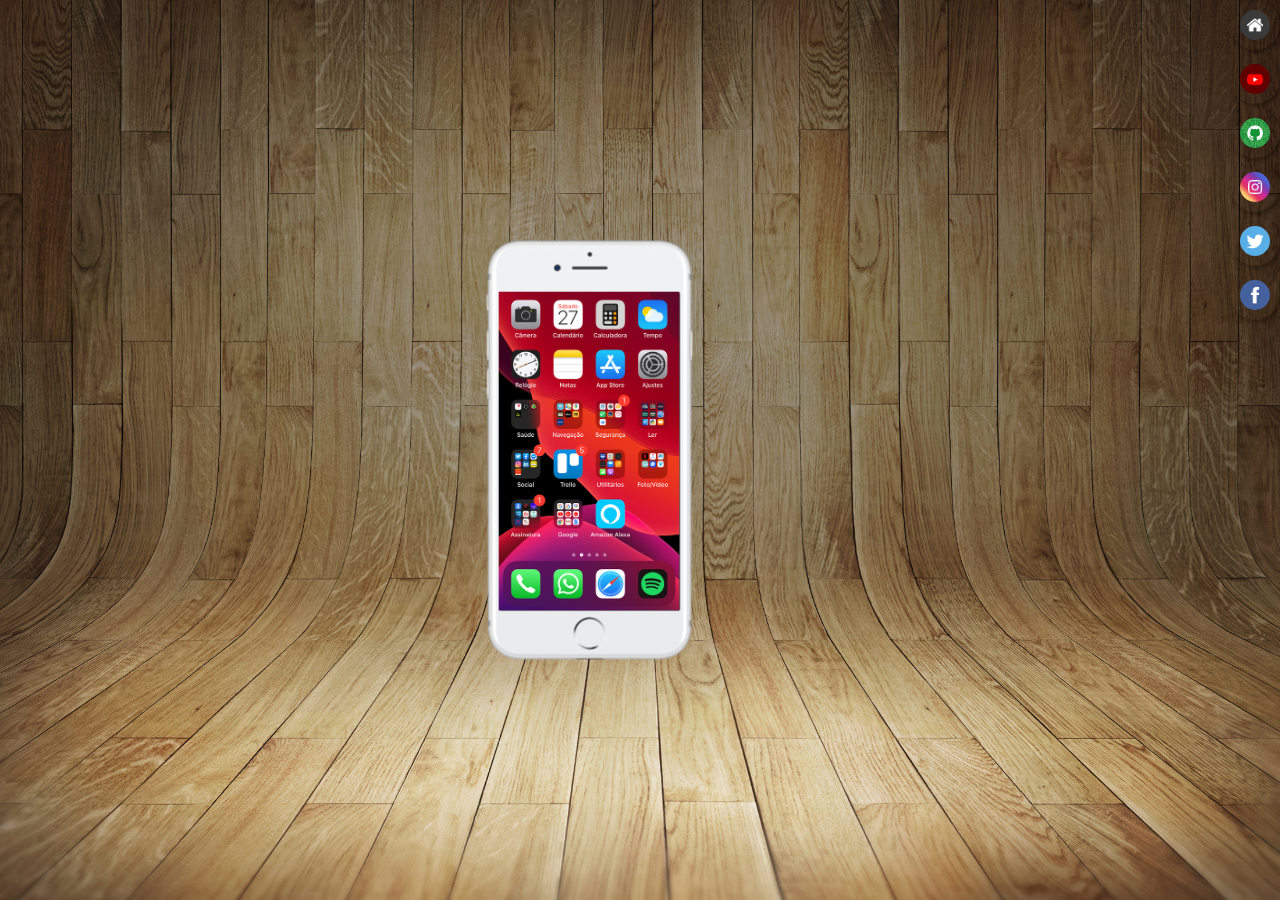
<file: index.html>
<!DOCTYPE html>
<html lang="pt-br">
<head>
    <meta charset="UTF-8">
    <meta name="viewport" content="width=device-width, initial-scale=1.0">
    <link rel="shortcut icon" href="favicon.ico" type="image/x-icon">
    <link rel="stylesheet" href="estilos/style.css">
    <title>Projeto Redes Socias</title>
</head>
<body>
    <main>
        <section id="telefone">
            <iframe src="home.html" frameborder="0" name="tela"
            id="tela">
            Seu nav
        </iframe>
        </section>
        <section id="redes-socias">
            <nav>
                <a href="home.html" target="tela"><img src="imagens/logo-home.jpg" alt=""></a><br>

                <a href="youtube.html" target="tela"><img src="imagens/logo-youtube.jpg" alt=""></a><br>

                <a href="github.html" target="tela"><img src="imagens/logo-github.jpg" alt=""></a><br>

                <a href="insta.html" target="tela"><img src="imagens/logo-instagram.jpg" alt=""></a><br>

                <a href="twitter.html" target="tela"><img src="imagens/logo-twitter.jpg" alt=""></a><br>

                <a href="face.html" target="tela"><img src="imagens/logo-facebook.jpg" alt=""></a>
            </nav>
        </section>
    </main>
</body>
</html>
</file>
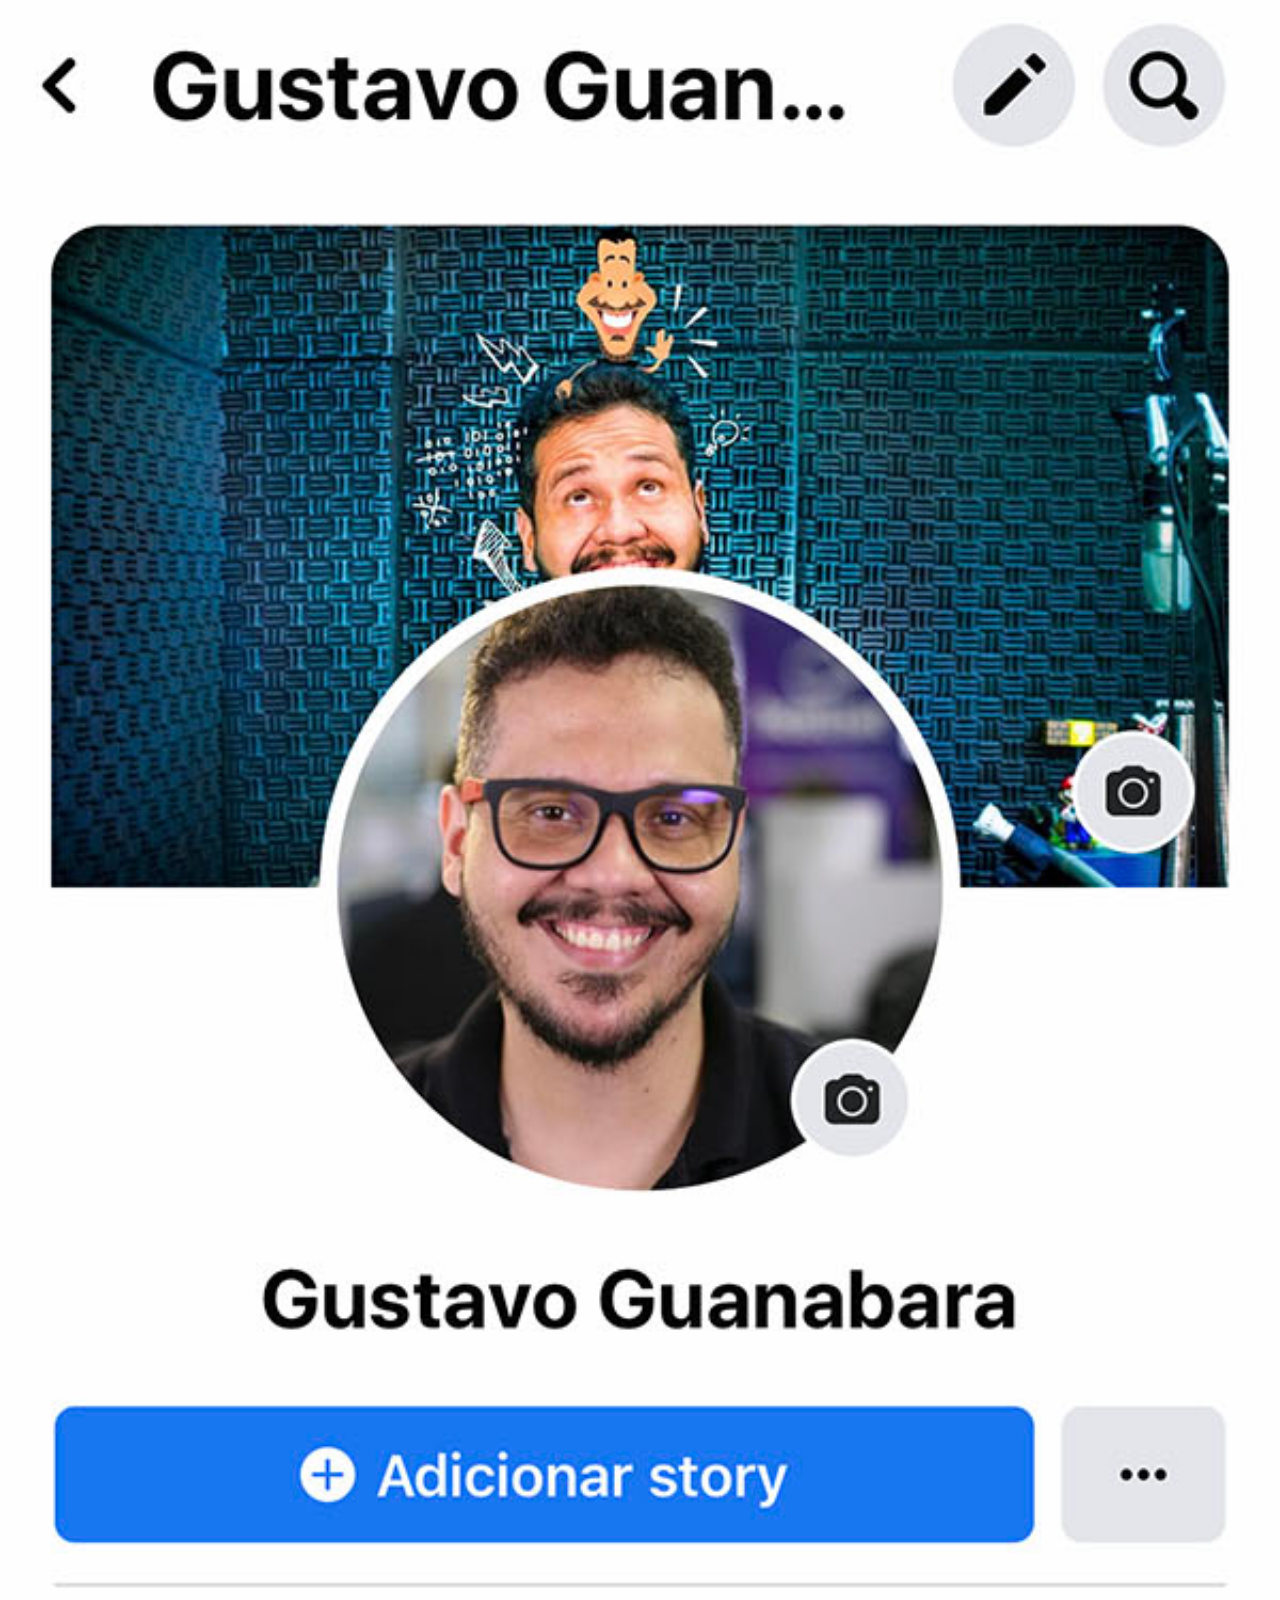
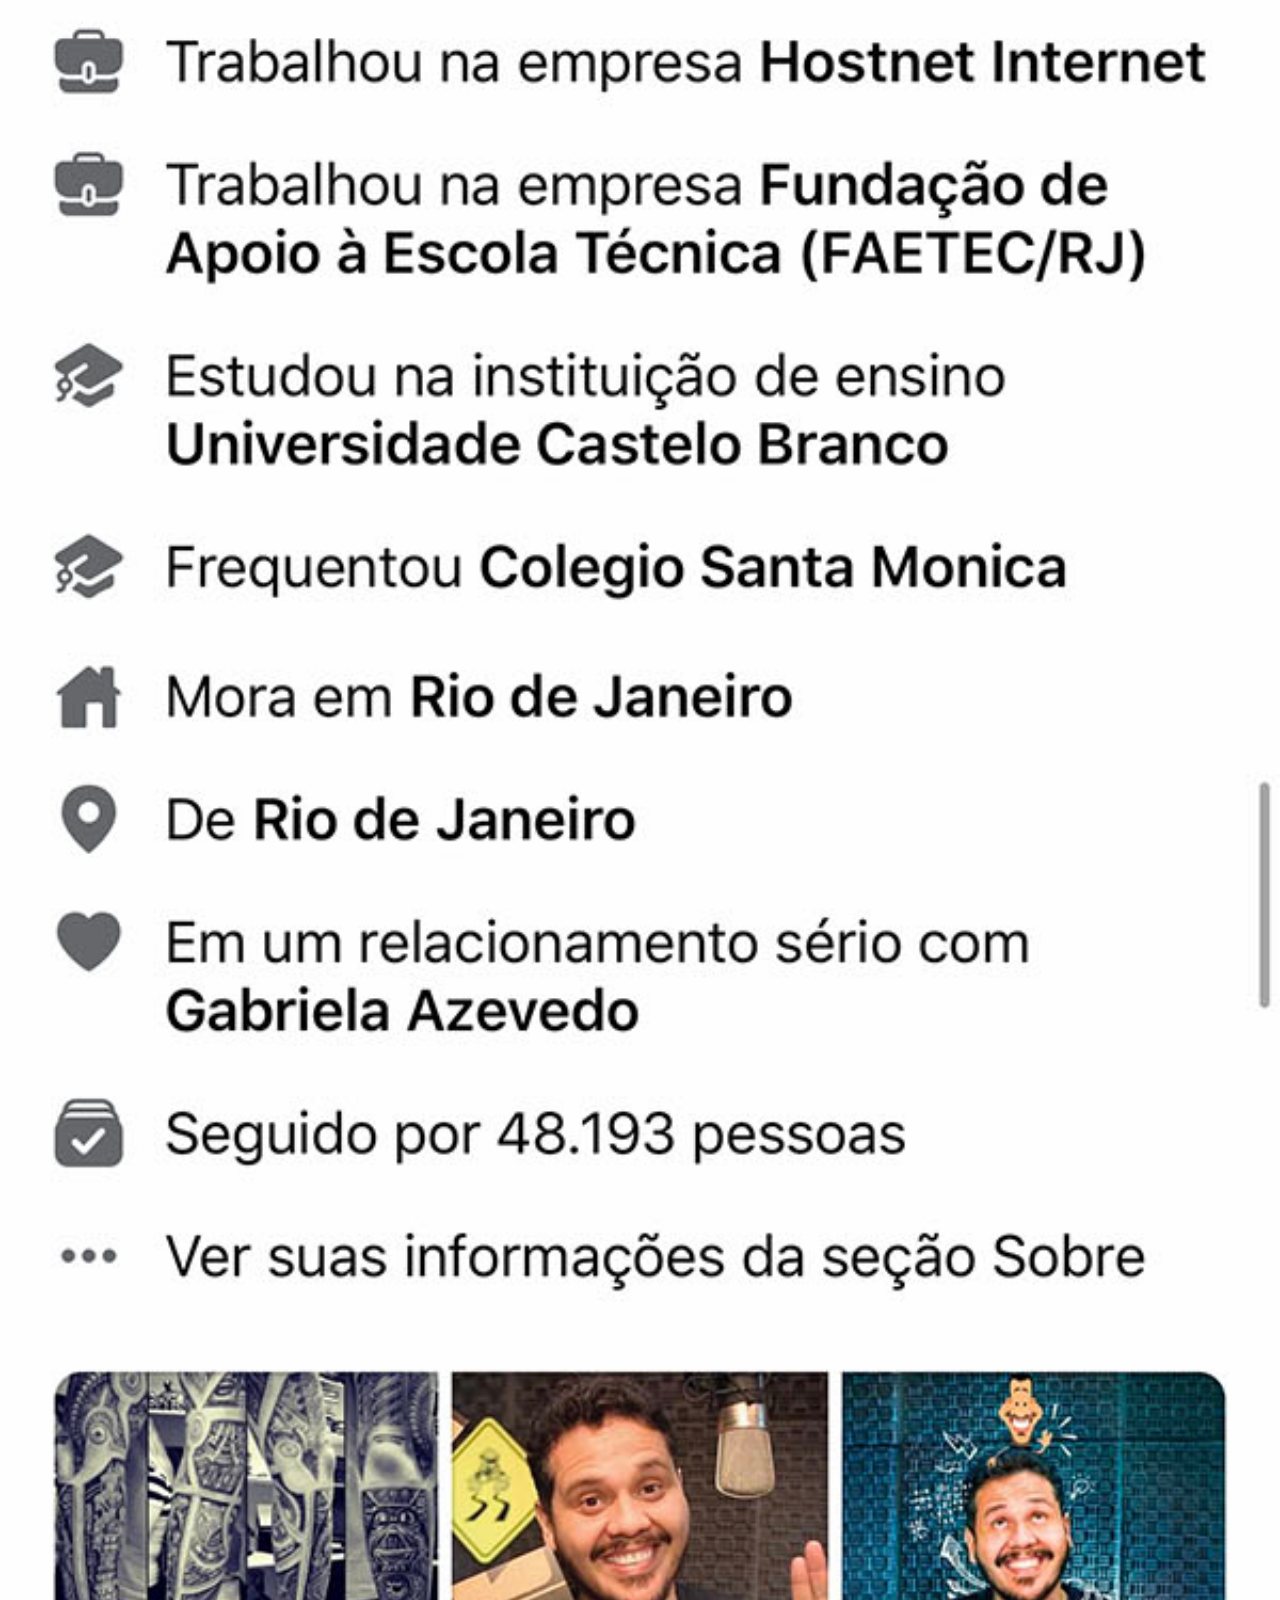
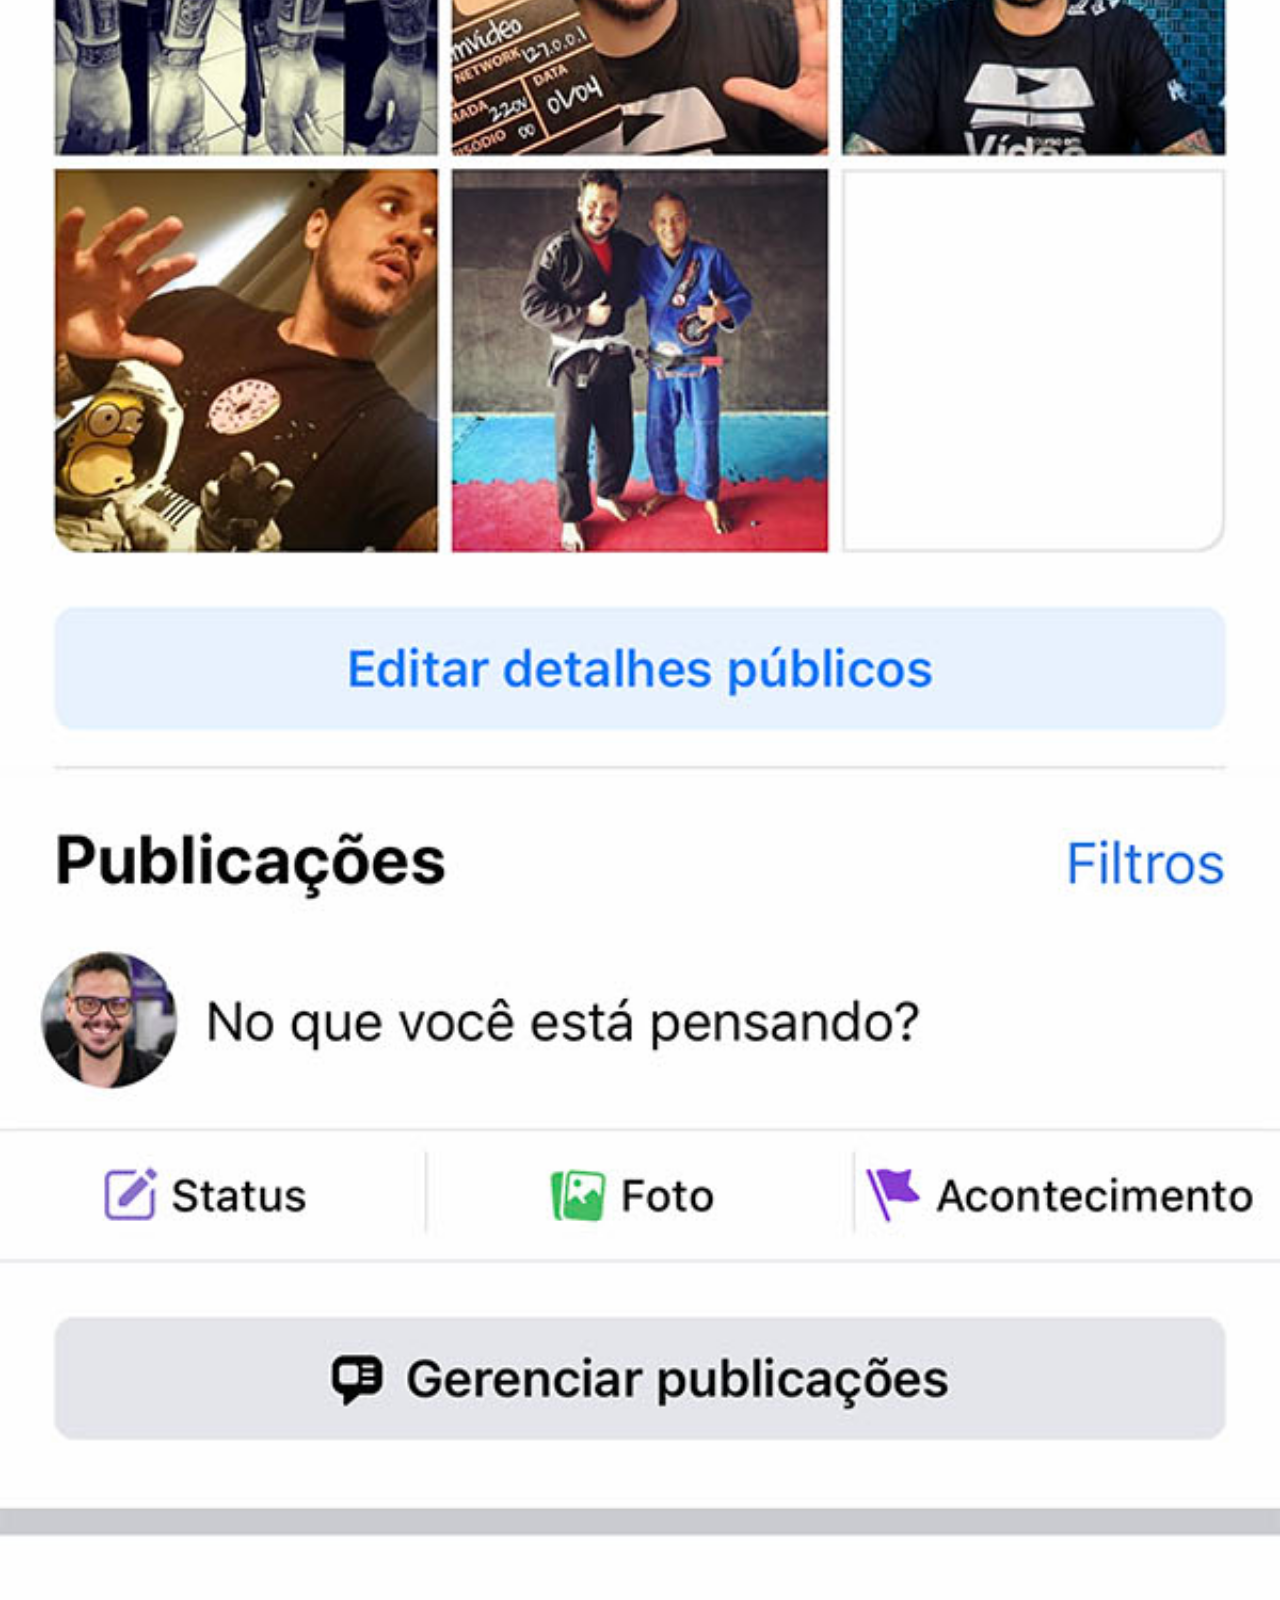
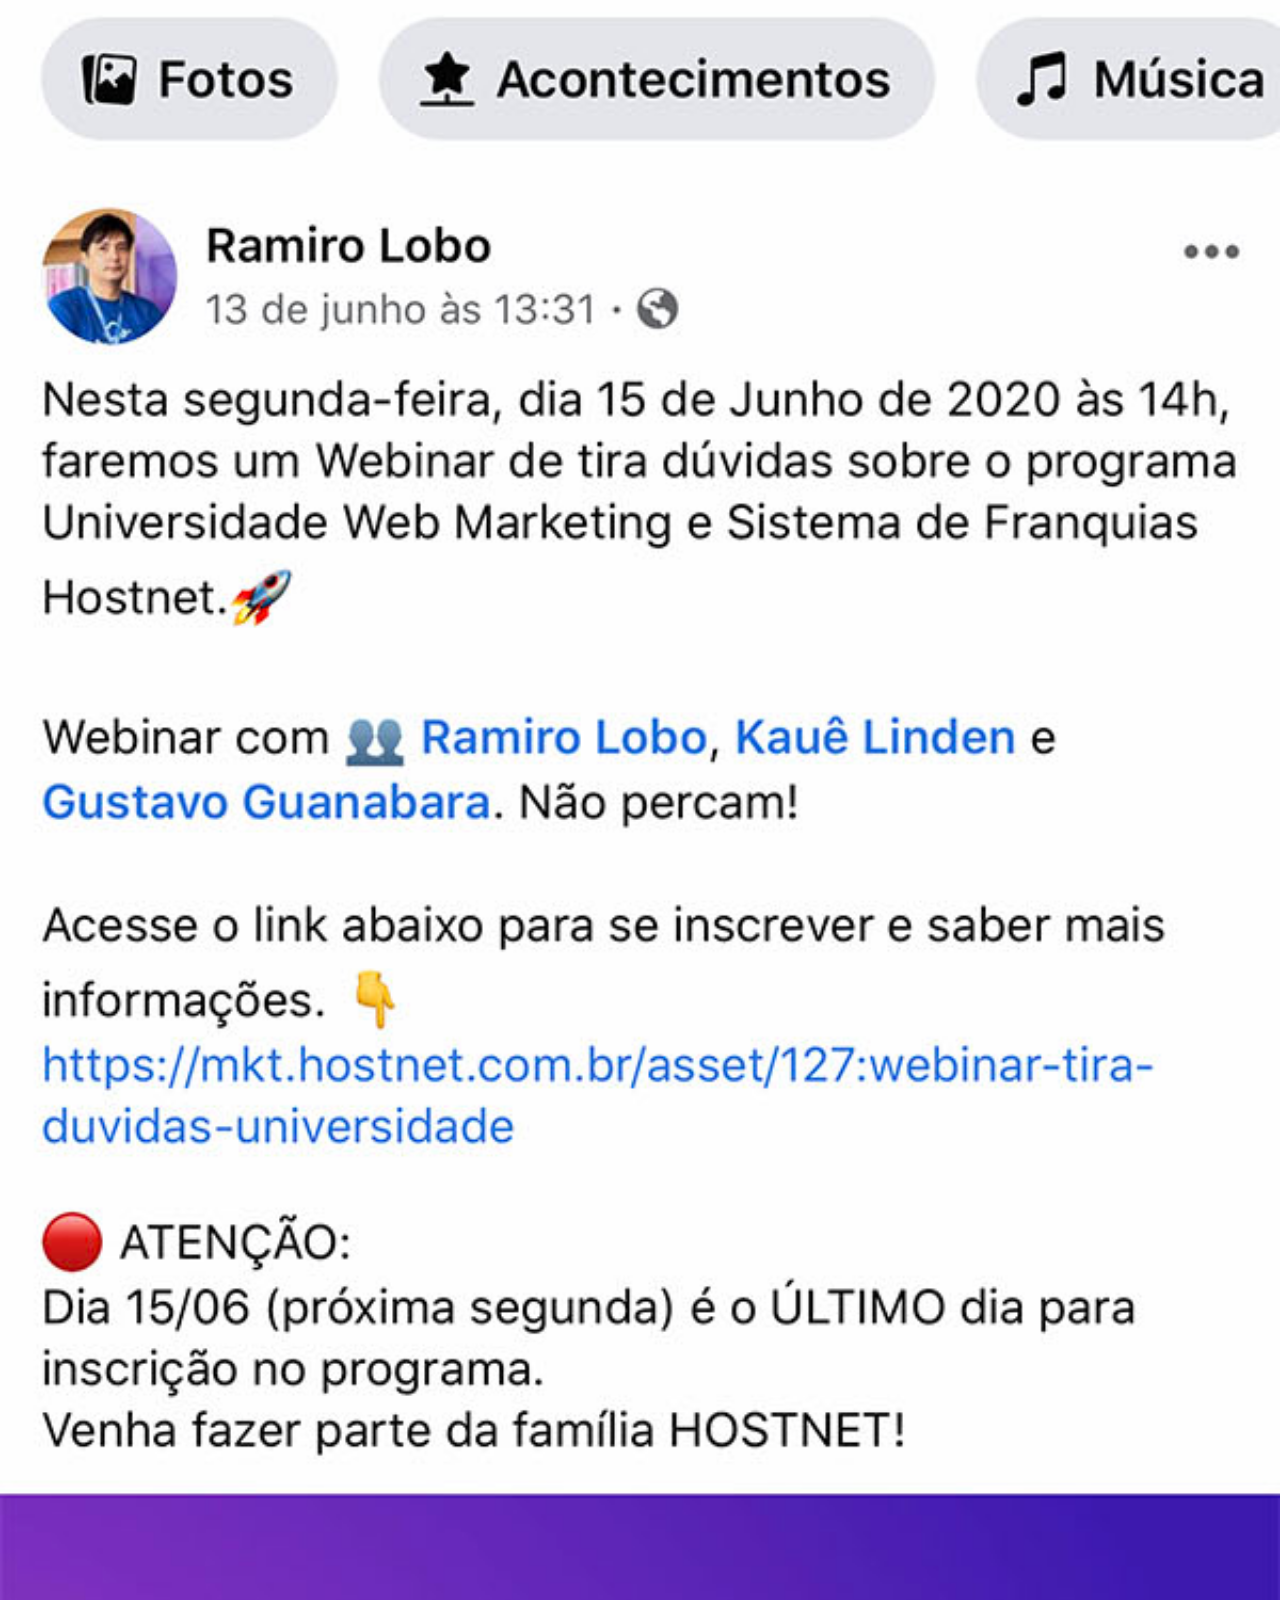
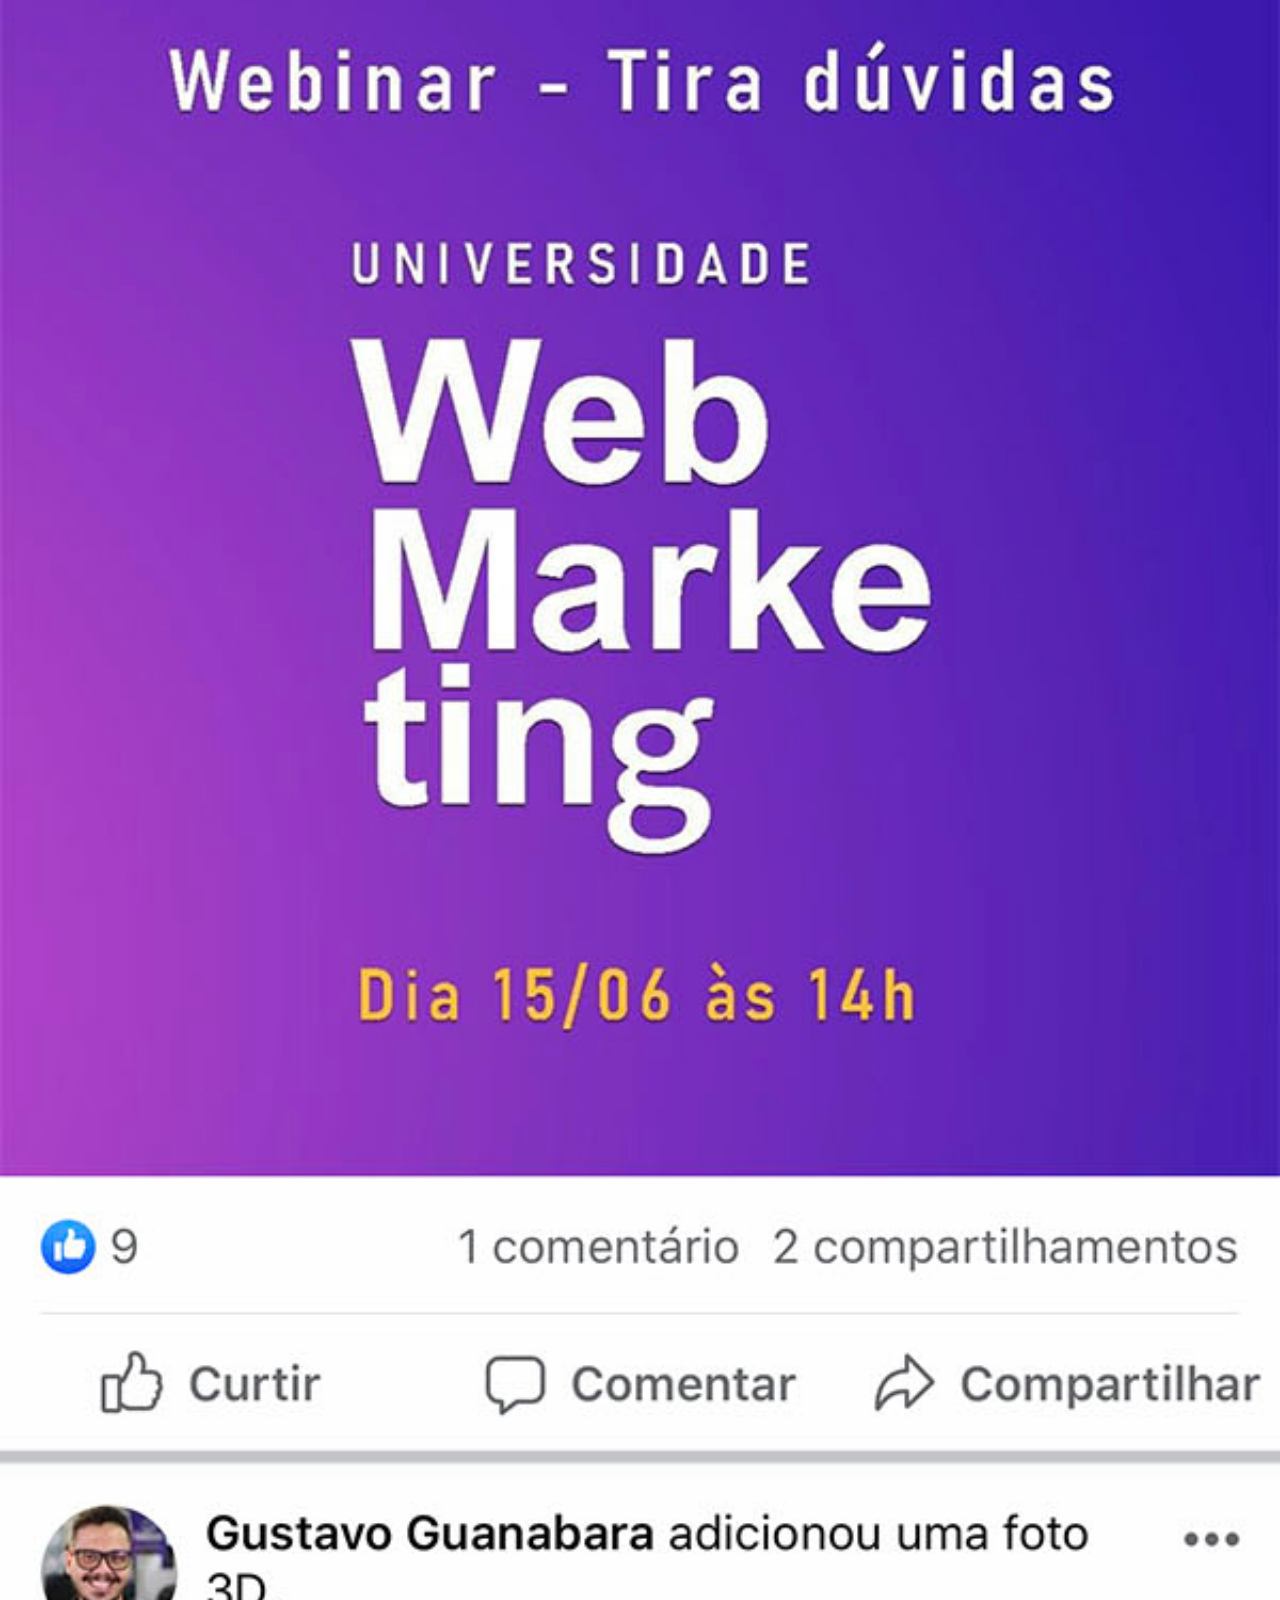
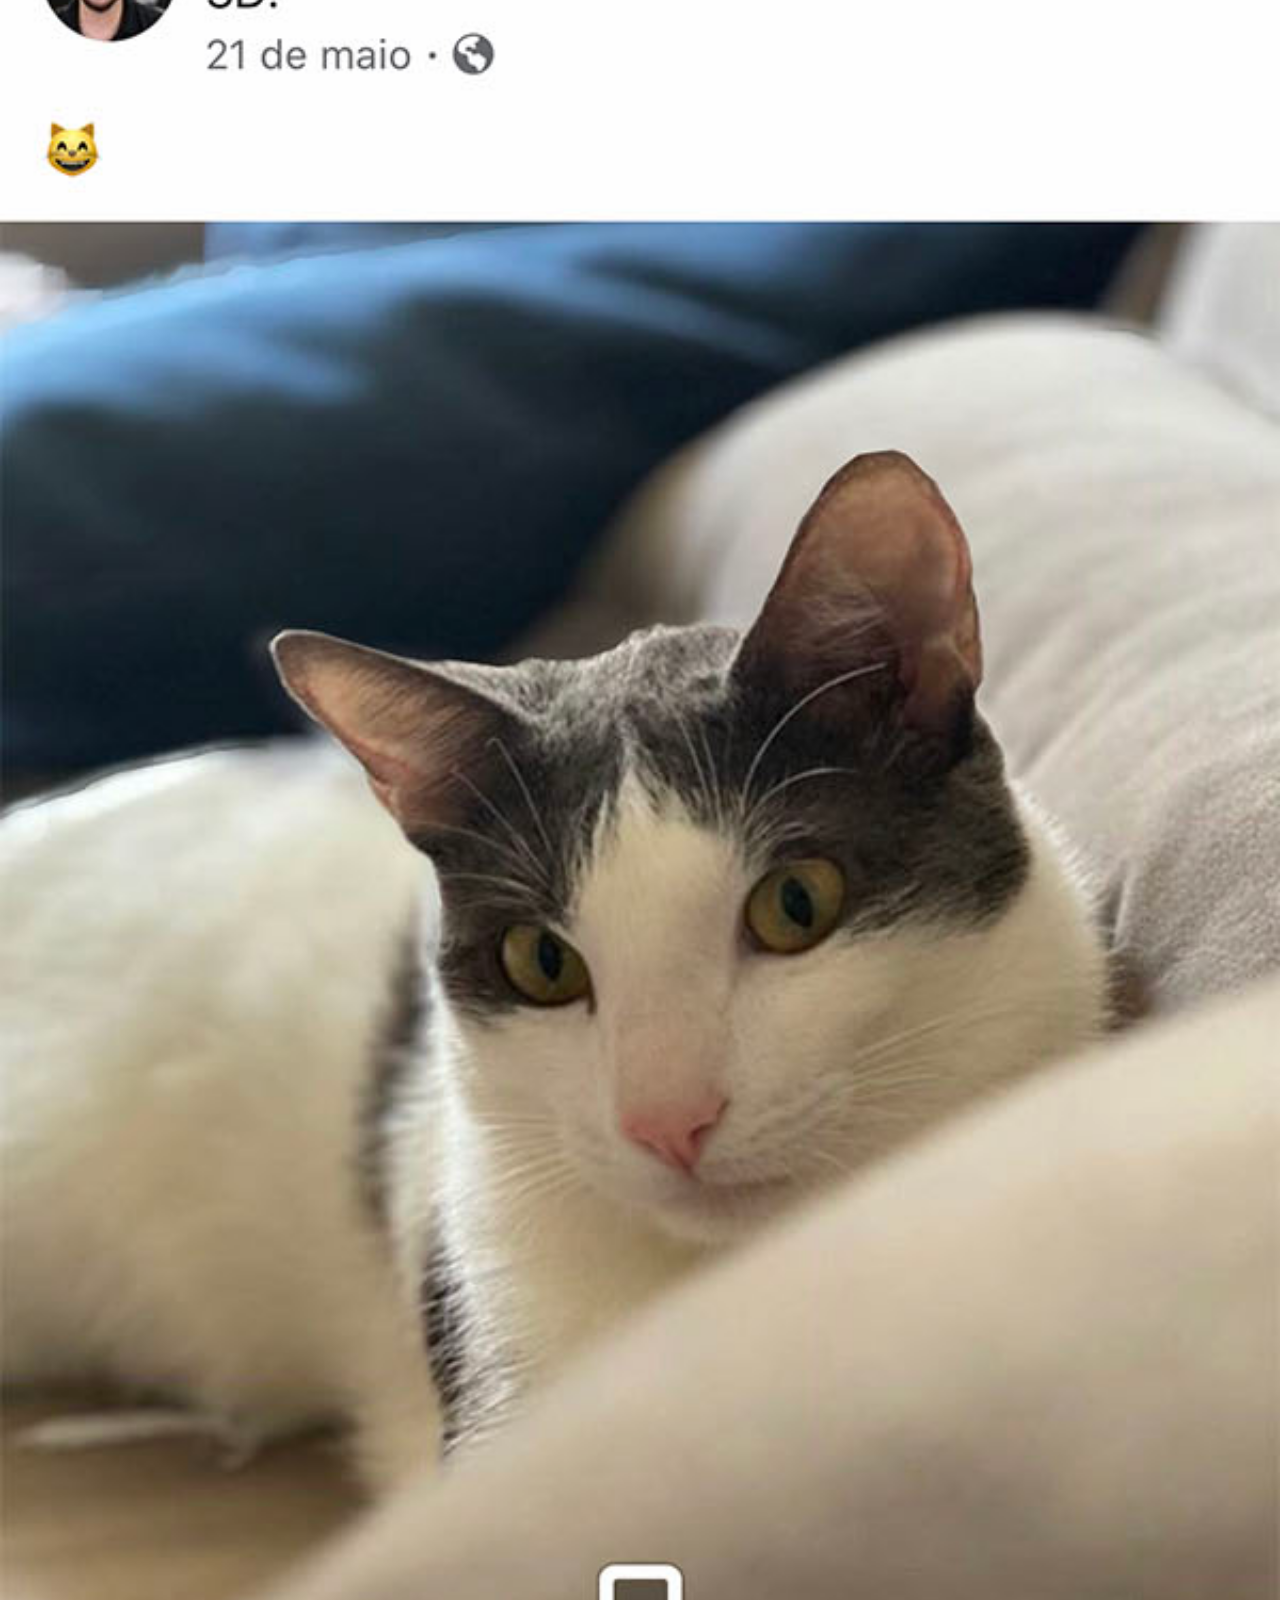
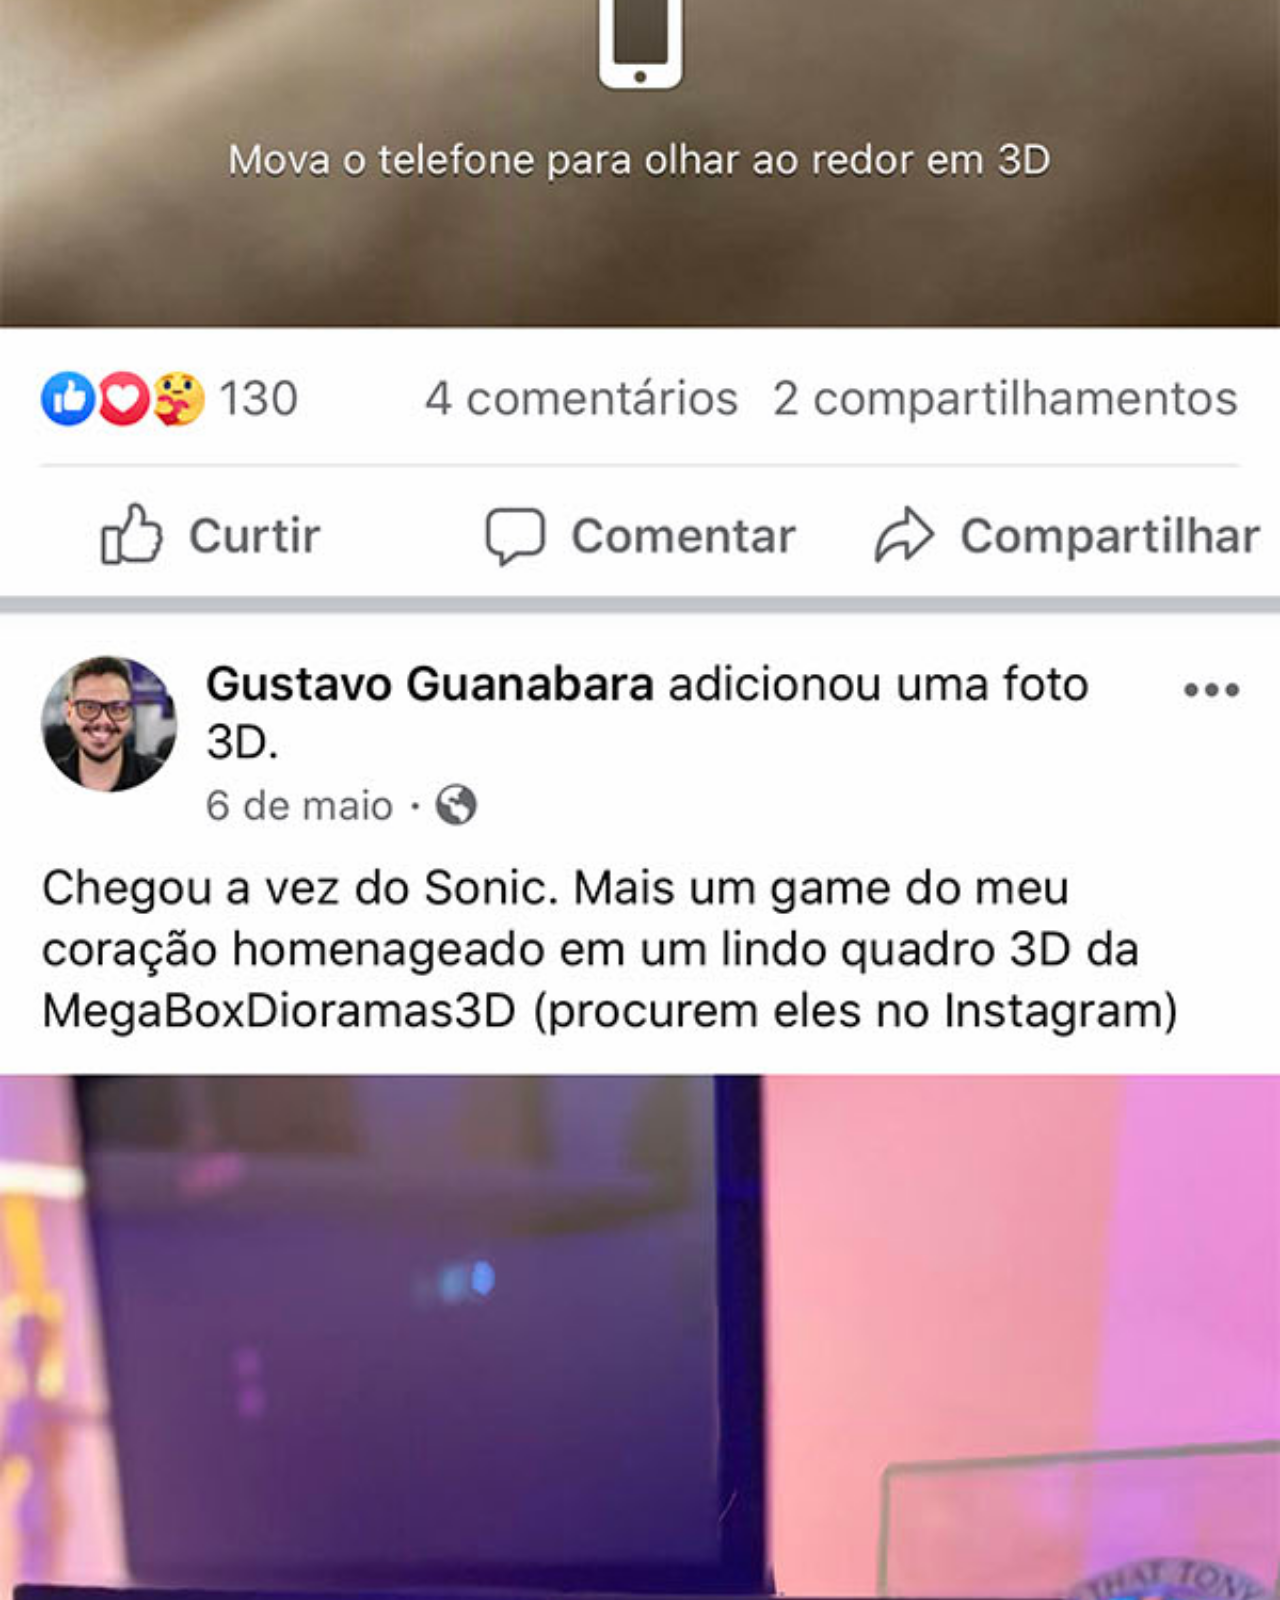
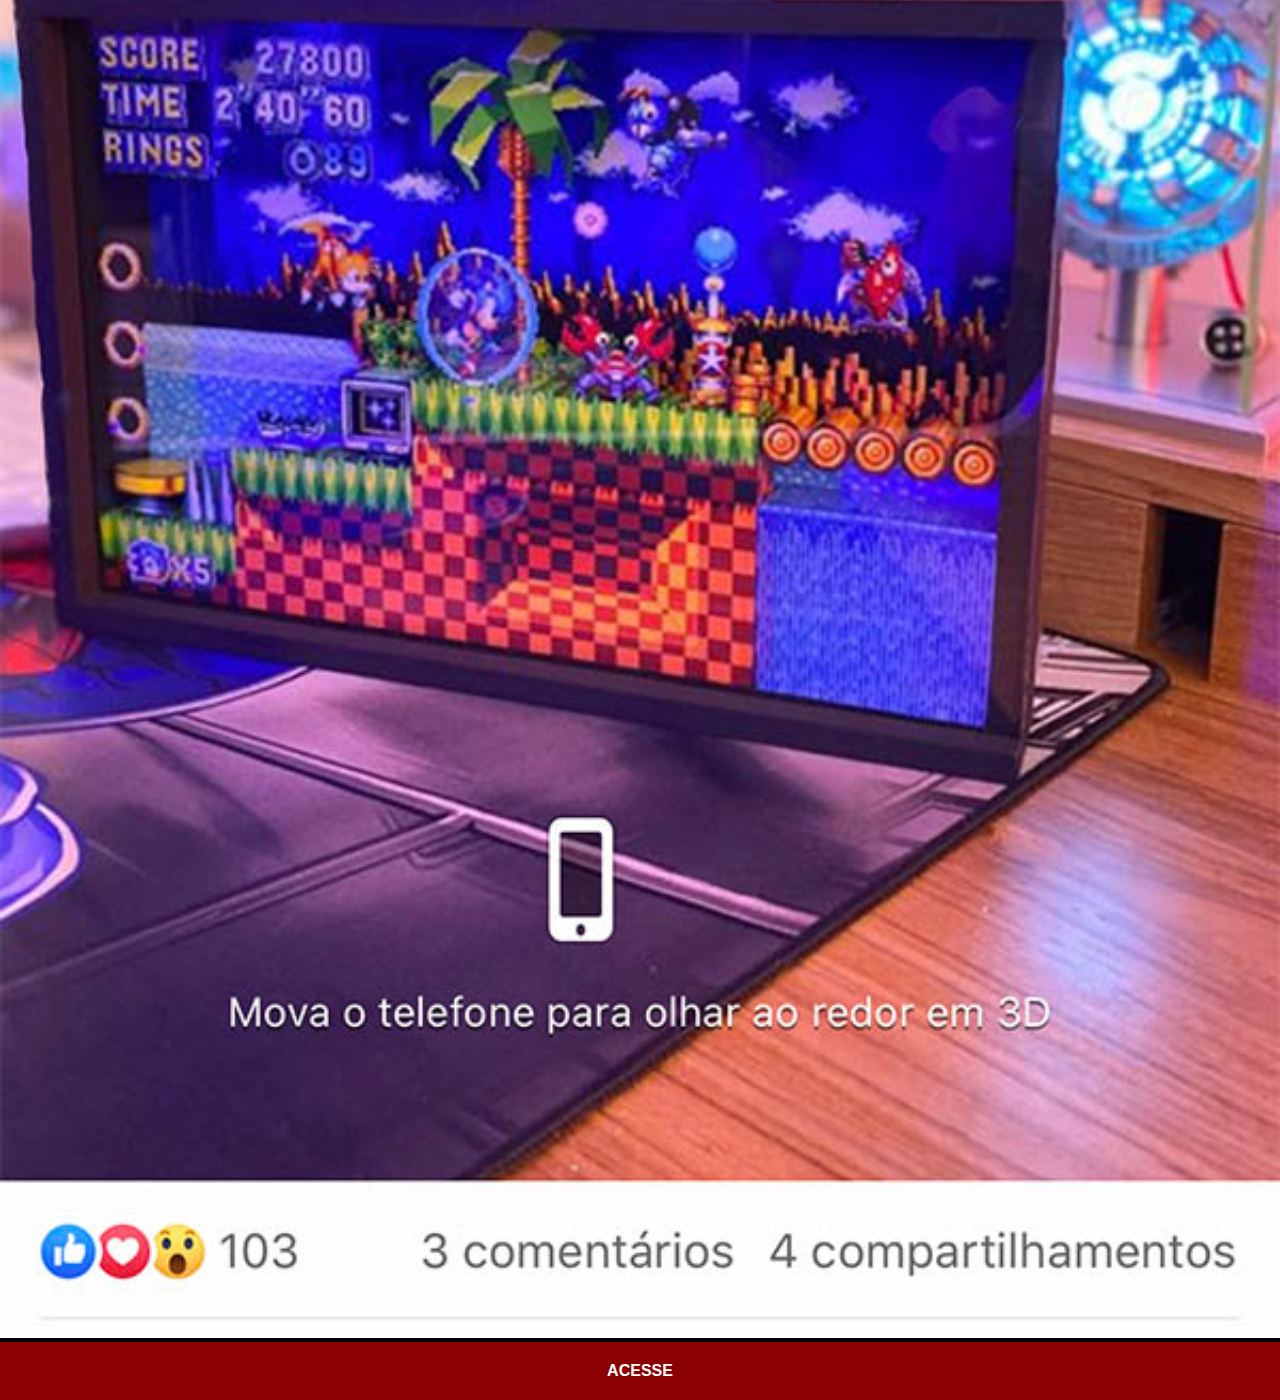
<file: face.html>
<!DOCTYPE html>
<html lang="pt-br">
<head>
    <meta charset="UTF-8">
    <meta name="viewport" content="width=device-width, initial-scale=1.0">
    <title>Face</title>
    <link rel="stylesheet" href="estilos/social.css">
</head>
<body>
    <img src="imagens/tela-facebook.jpg" alt="facebook">
    <a href="https://web.facebook.com/gustavoguanabara/?locale=pt_BR&_rdc=1&_rdr"
     target="_blank">ACESSE</a>
</body>
</html>
</file>
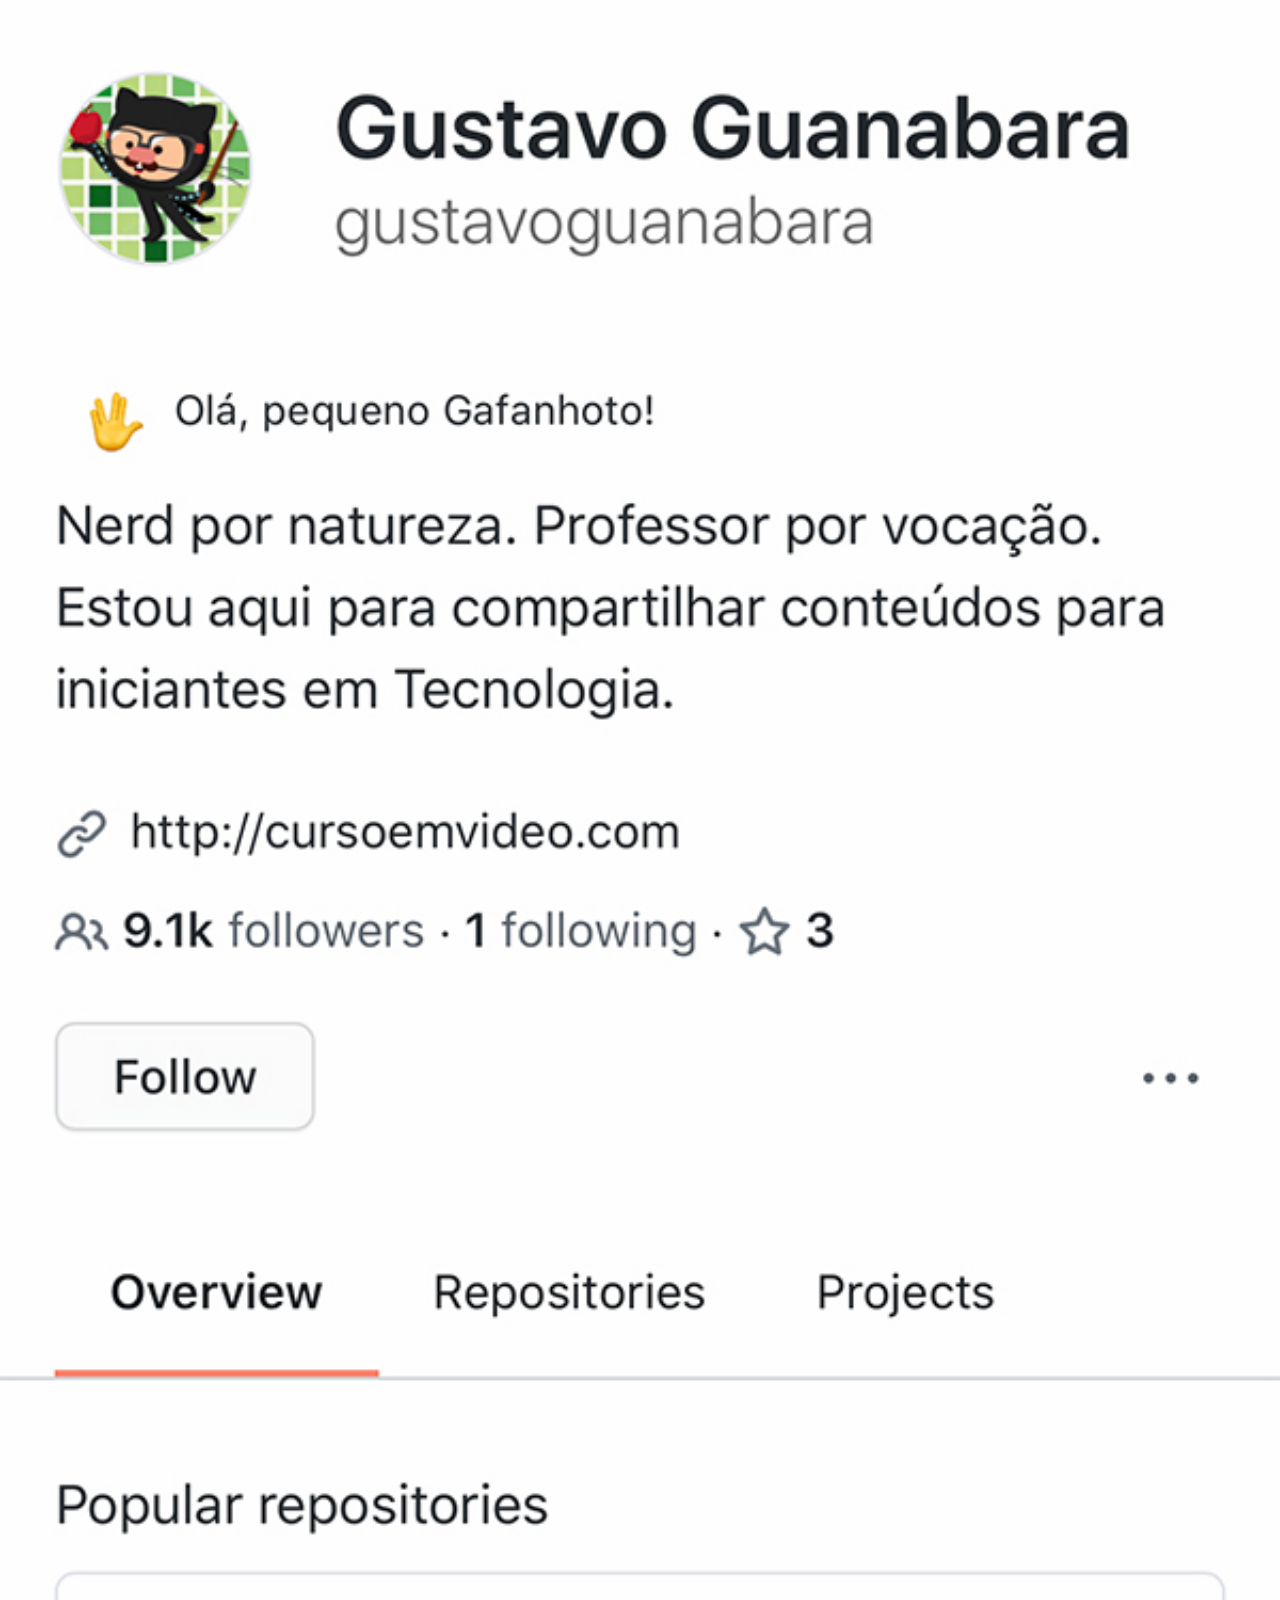
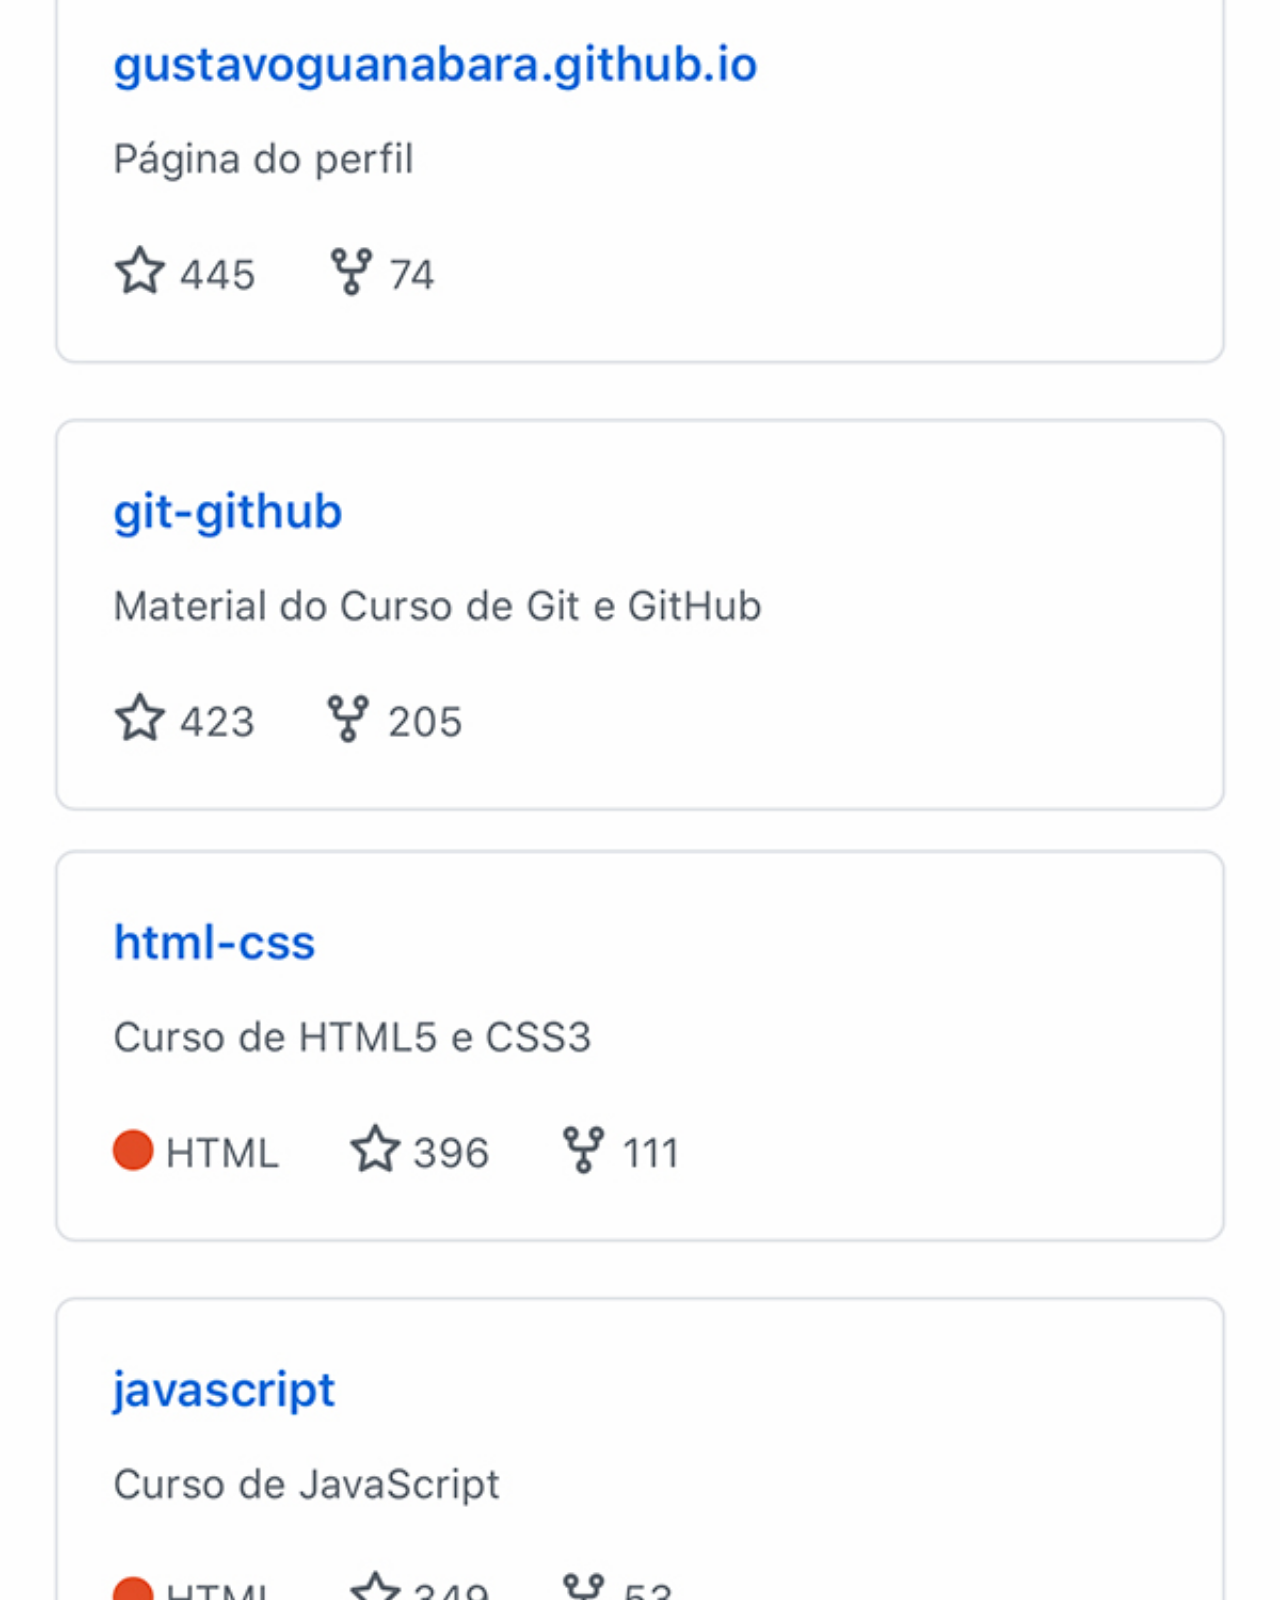
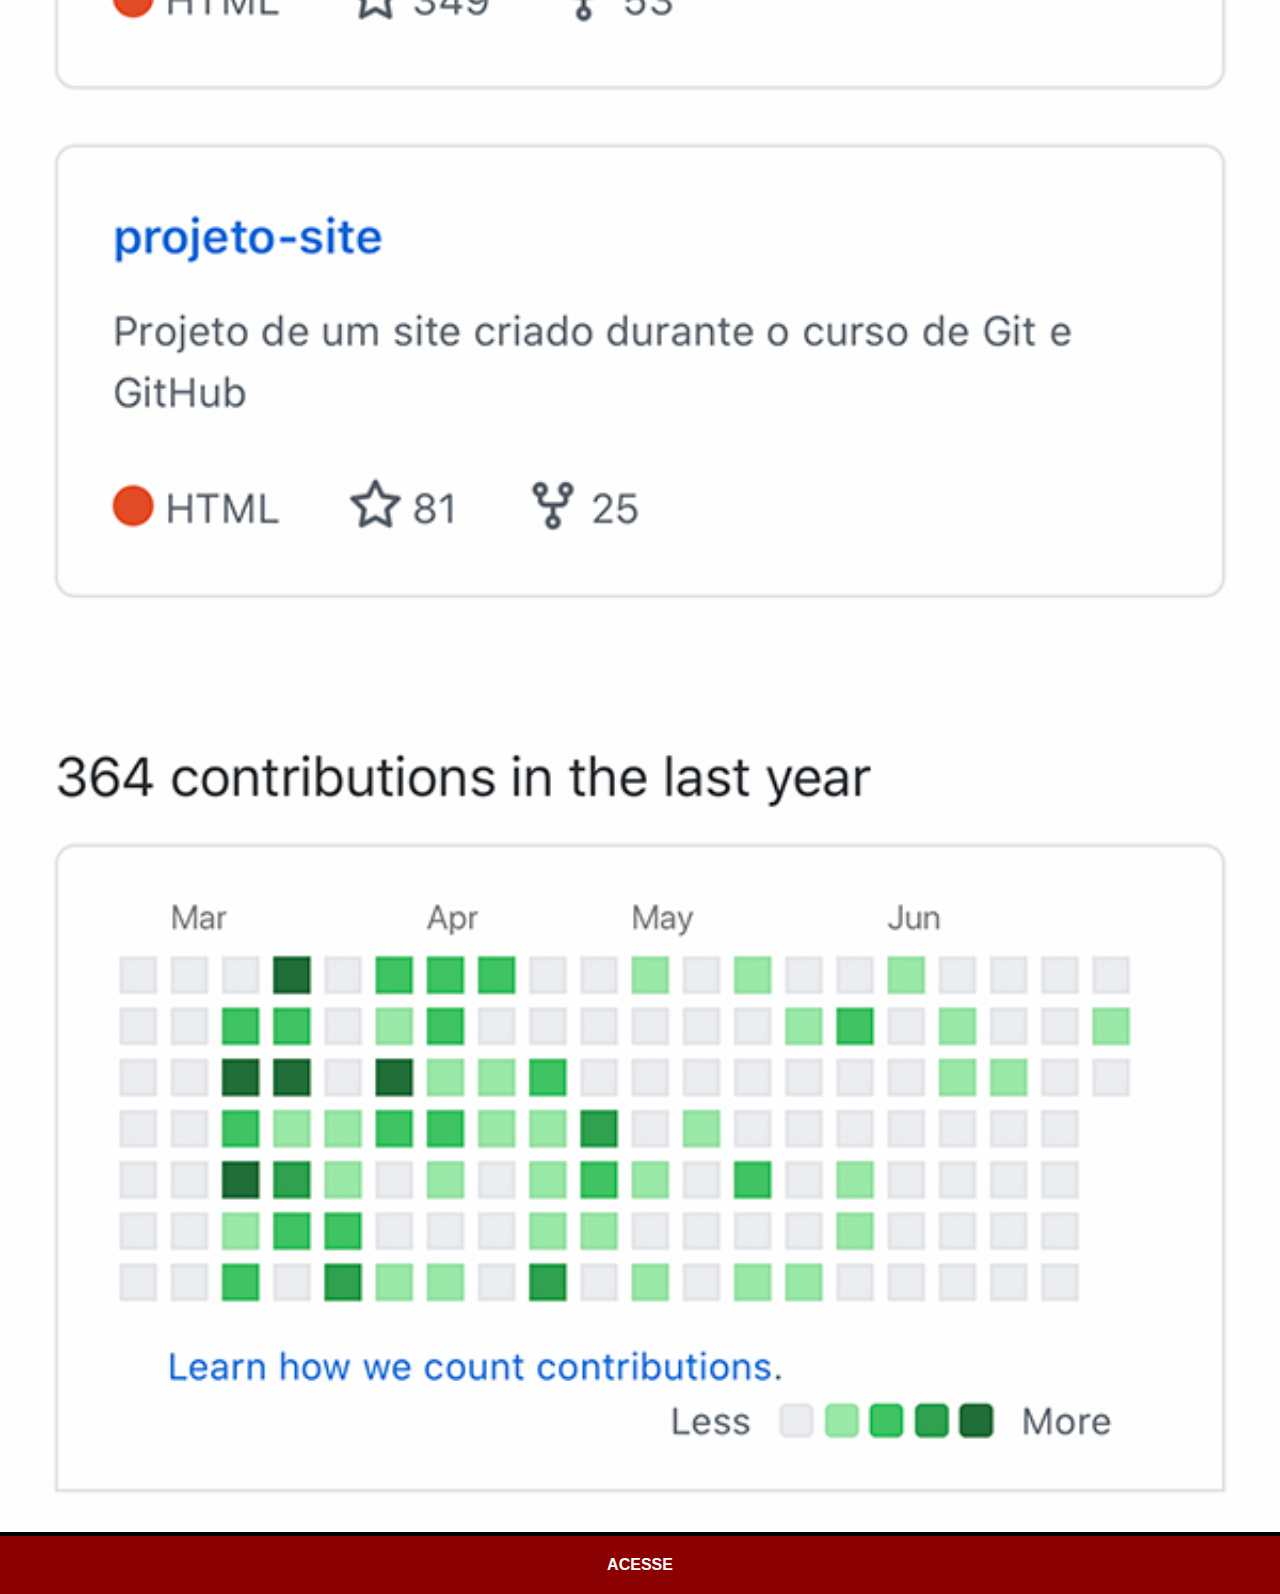
<file: github.html>
<!DOCTYPE html>
<html lang="pt-br">
<head>
    <meta charset="UTF-8">
    <meta name="viewport" content="width=device-width, initial-scale=1.0">
    <link rel="stylesheet" href="estilos/social.css">
    <title>GitHub</title>
</head>
<body>
    <img src="imagens/tela-github.jpg" alt="github">
    <a href="https://github.com/gustavoguanabara"
     target="_blank">ACESSE</a>
    
</body>
</html>
</file>
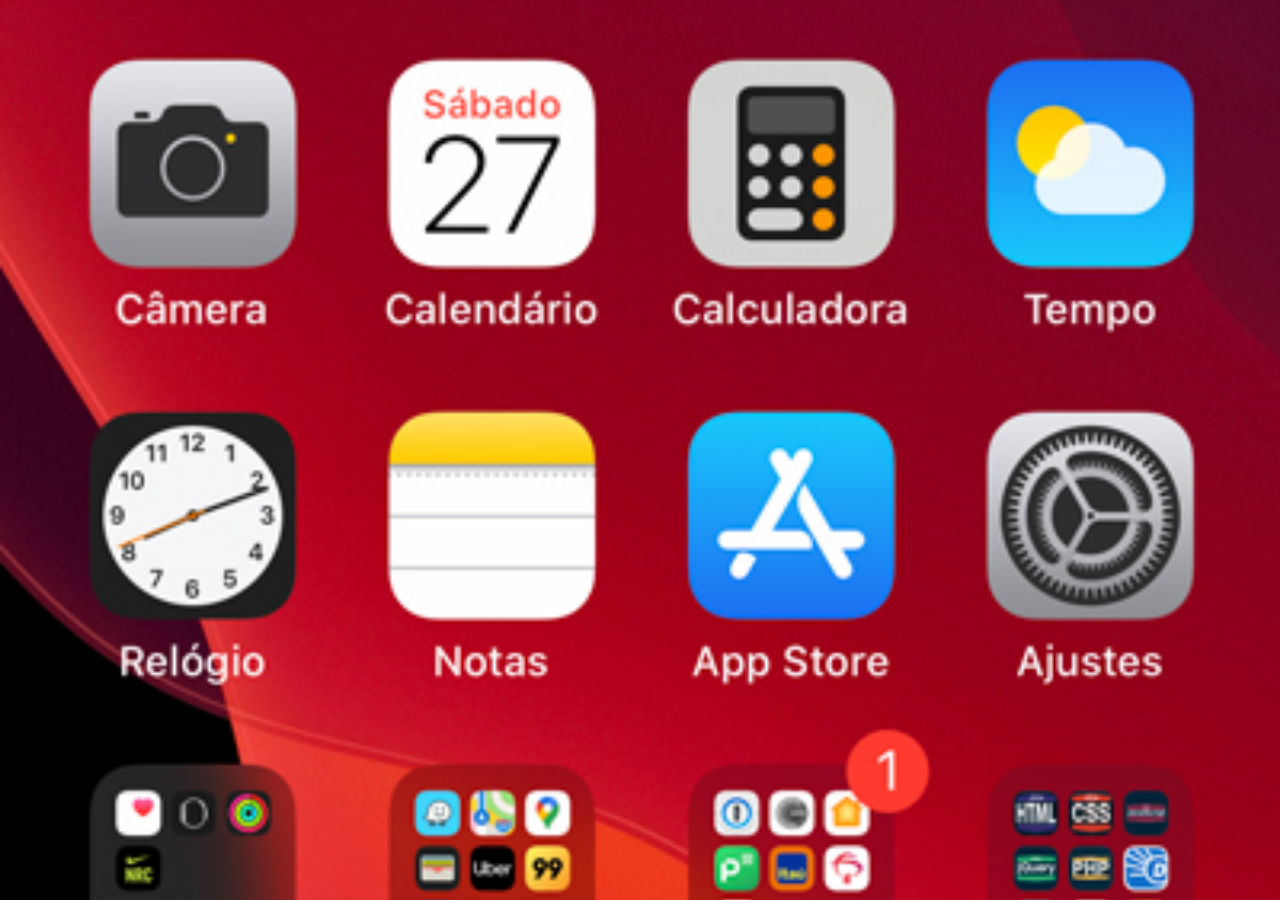
<file: home.html>
<!DOCTYPE html>
<html lang="pt-br">
<head>
    <meta charset="UTF-8">
    <meta name="viewport" content="width=device-width, initial-scale=1.0">
    <title>Home</title>
    <style>
        *{
            margin: 0px;
            padding: 0px;
        }

        body{
            width: 100vw;
            height: 100vh;
            background-image: url(imagens/tela-home.jpg);
            background-repeat: no-repeat;
            background-size: cover;
            background-position: top center;
        }
    </style>
</head>
<body>
    
</body>
</html>
</file>
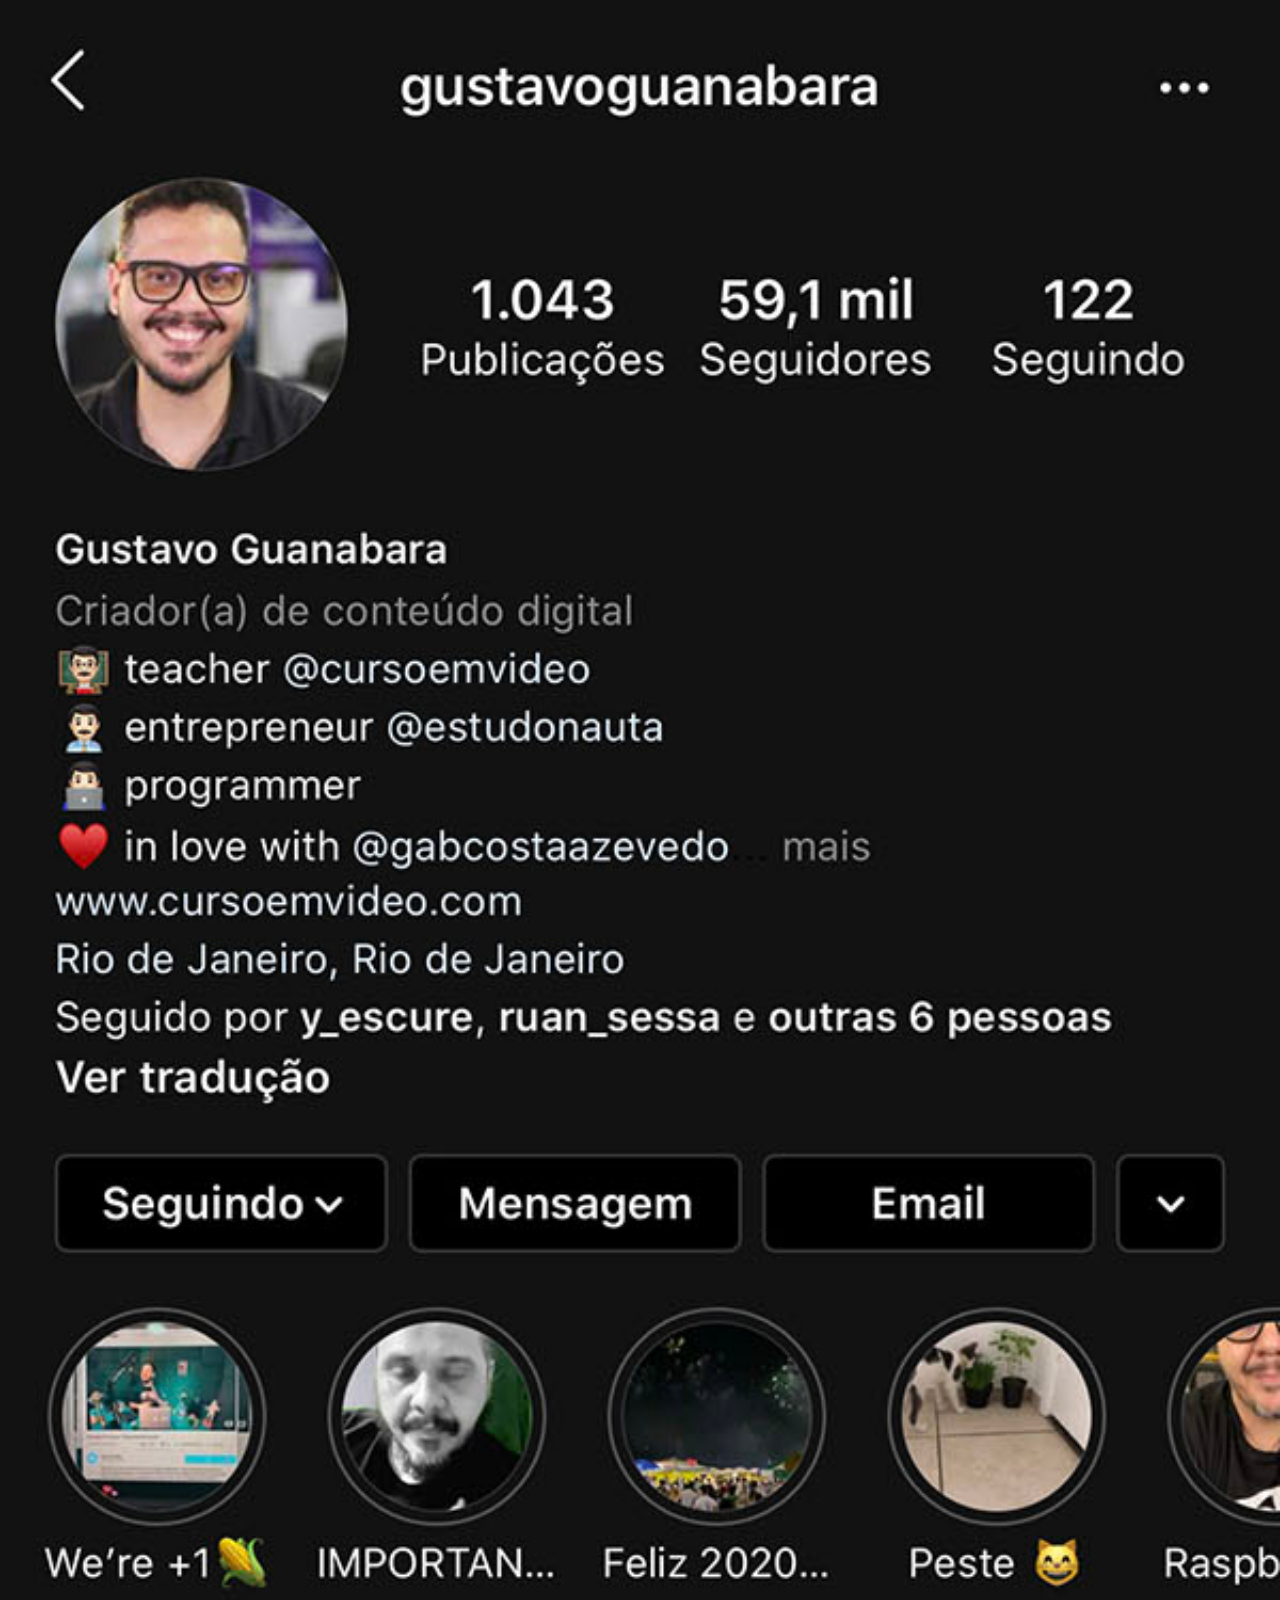
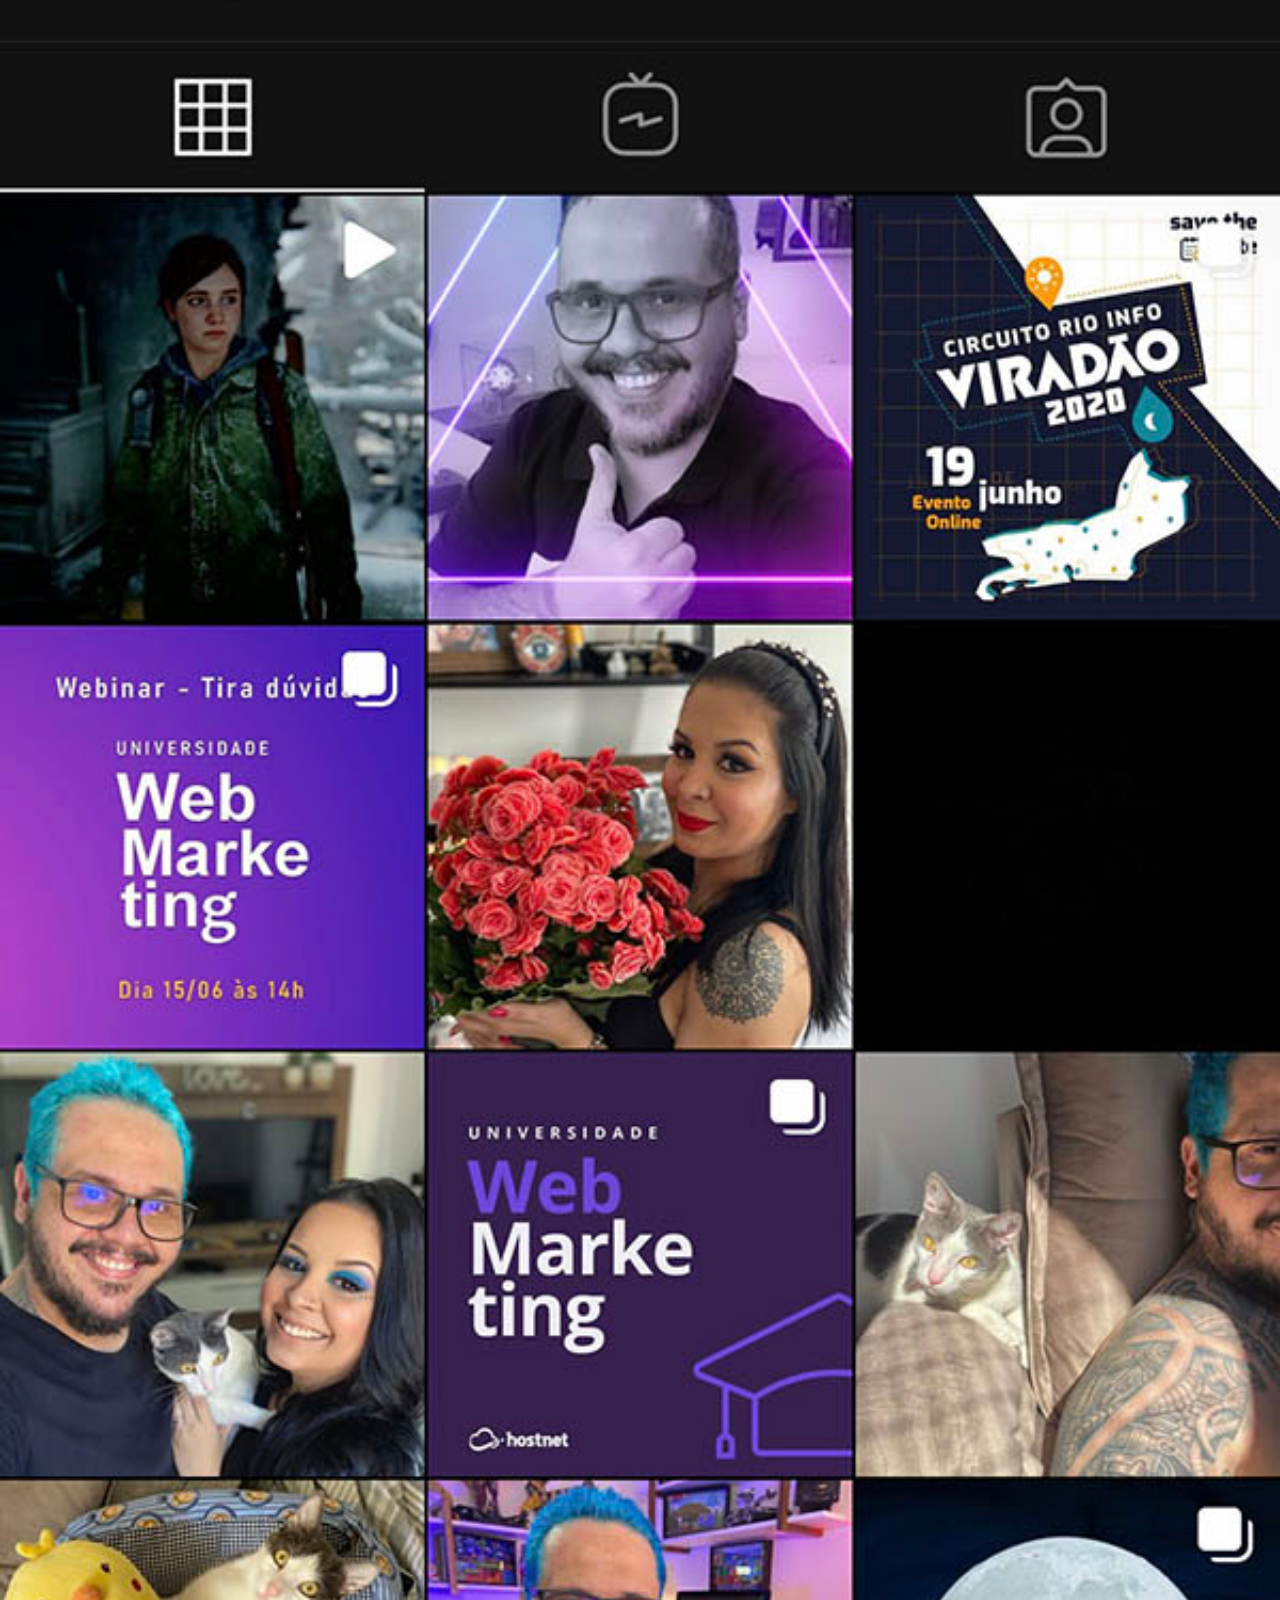
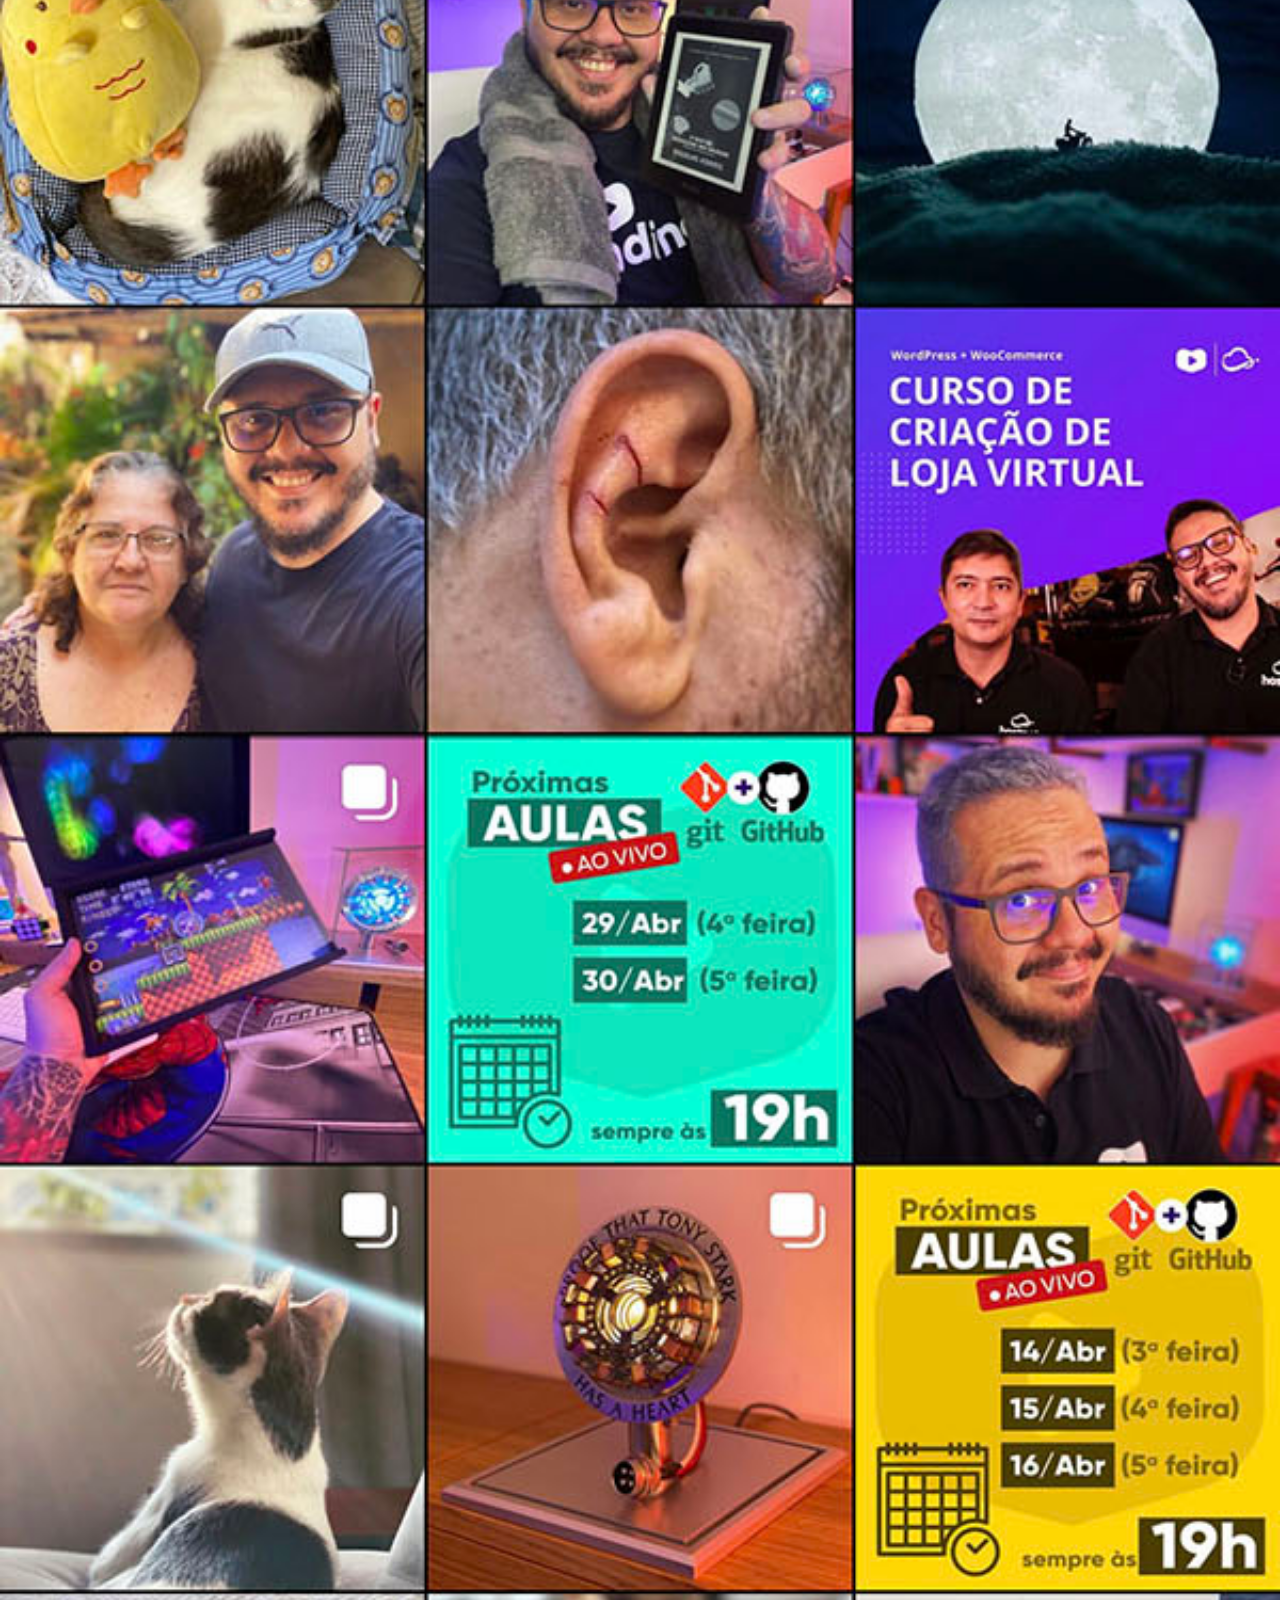
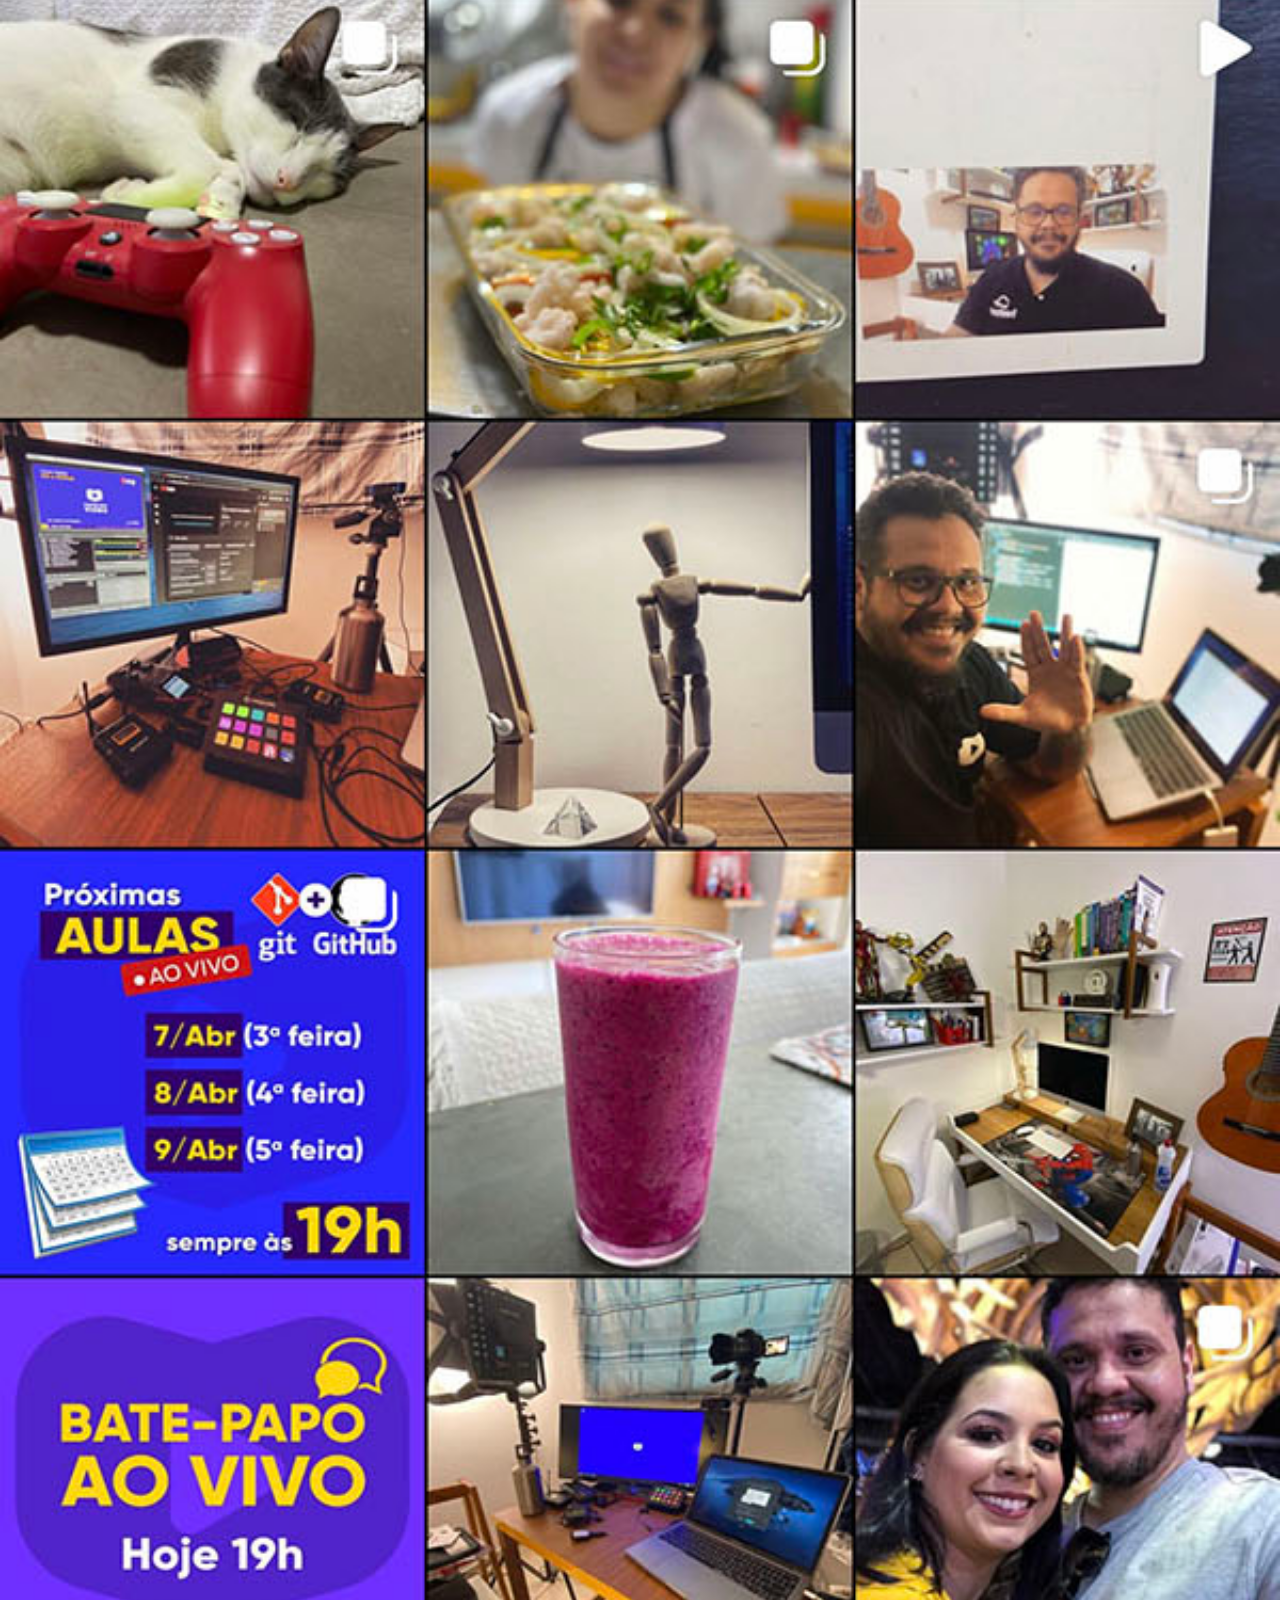
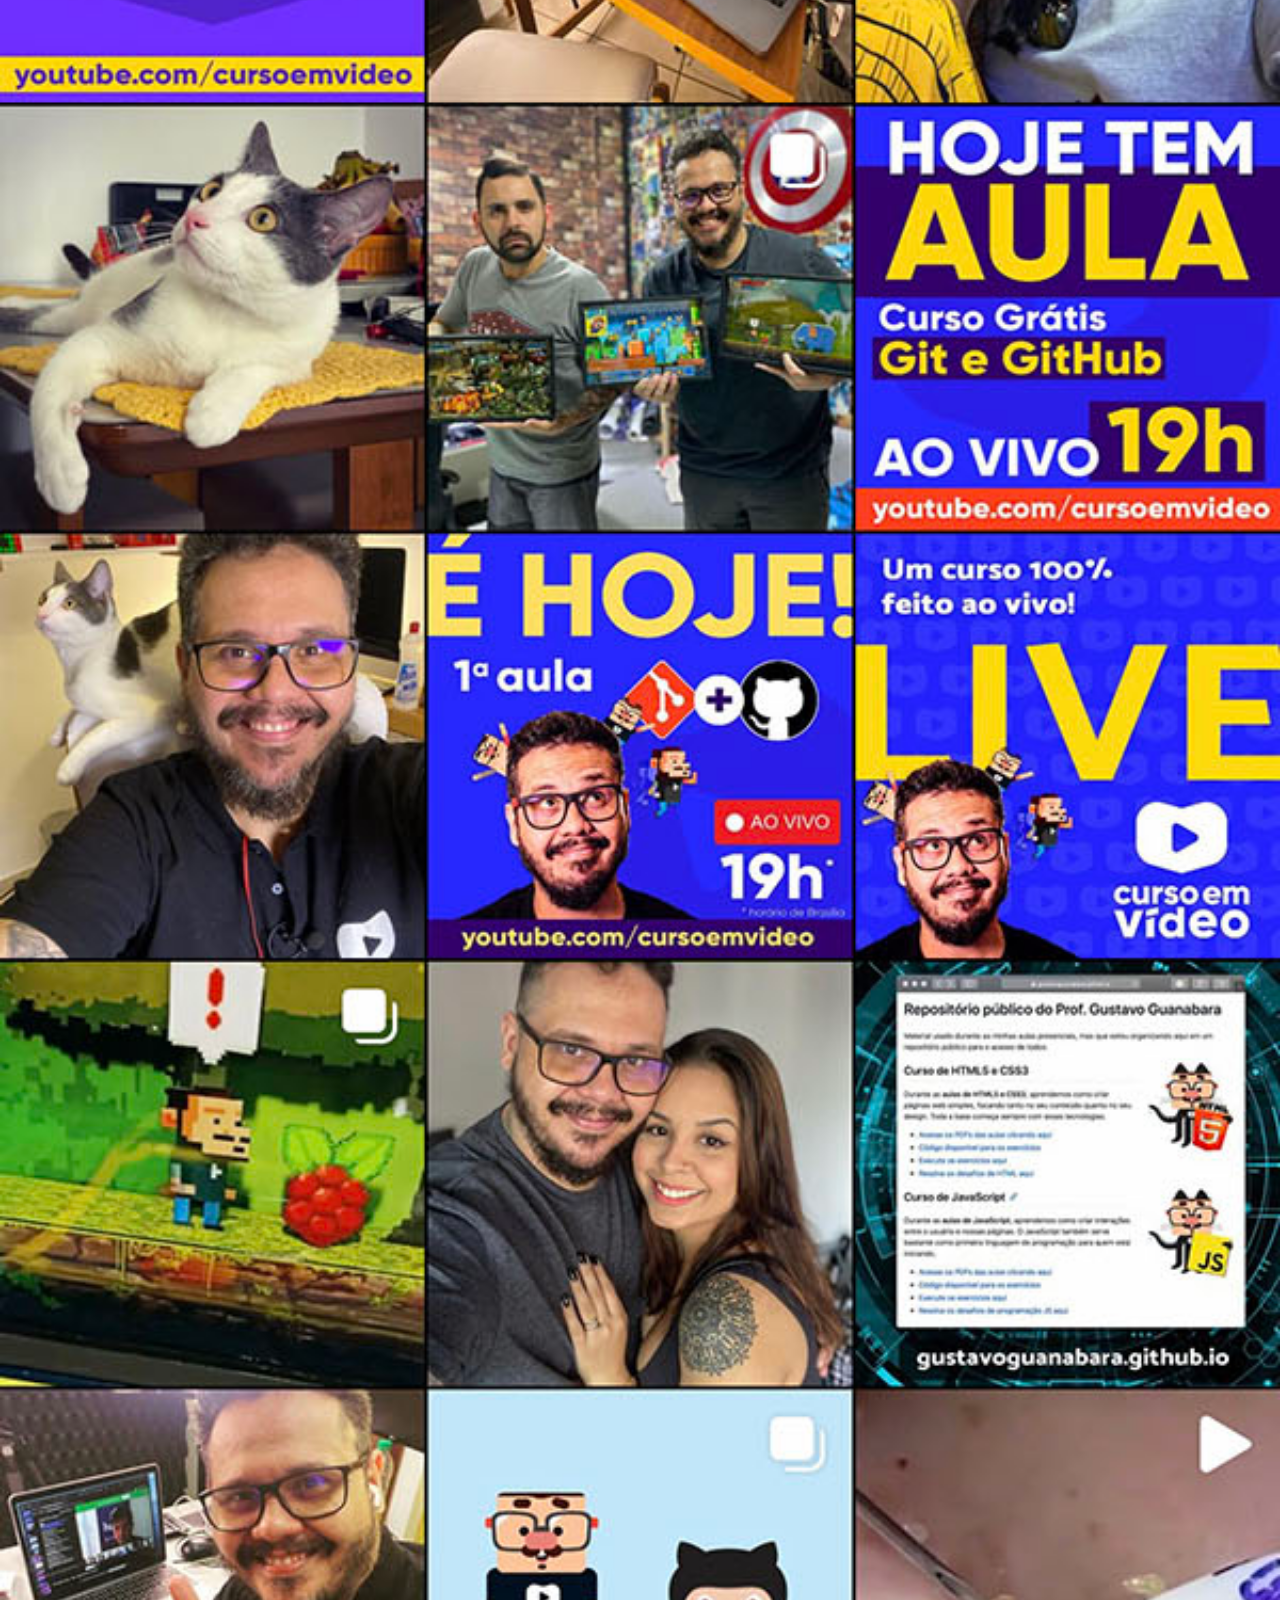
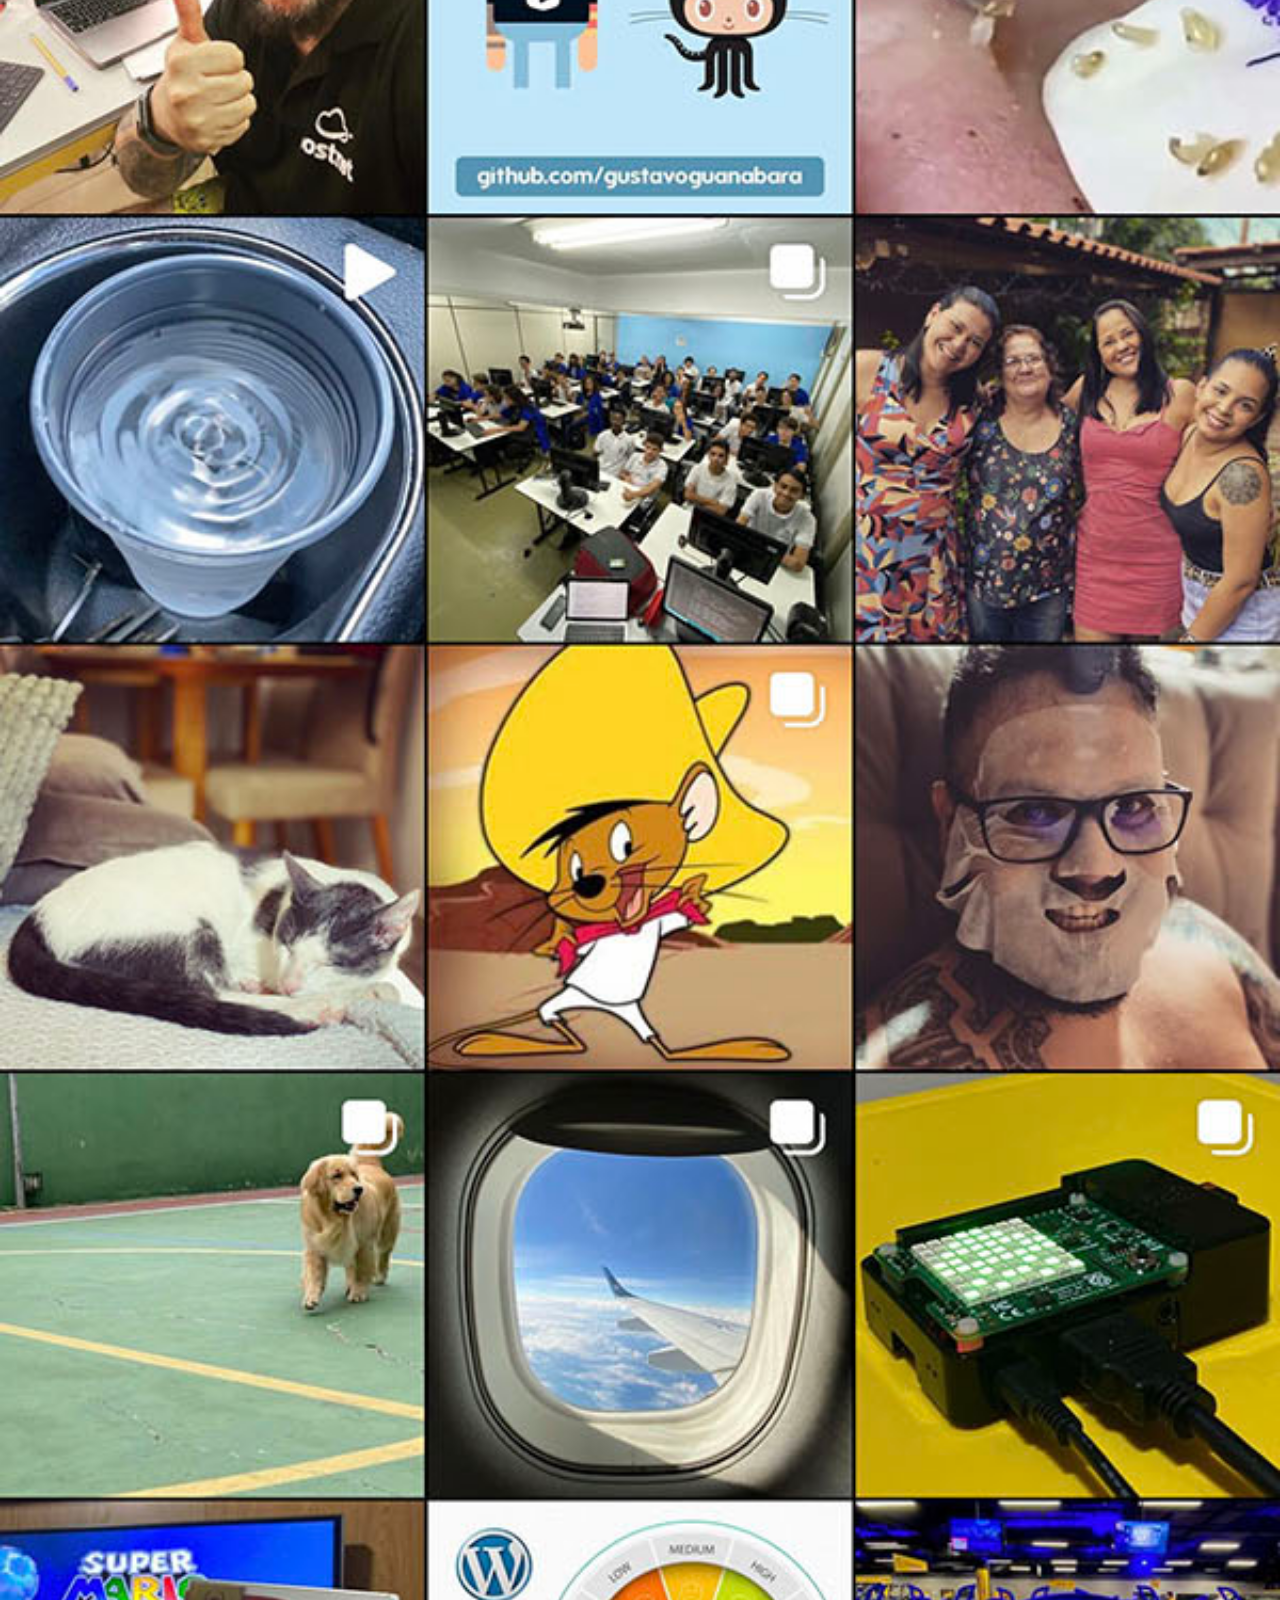
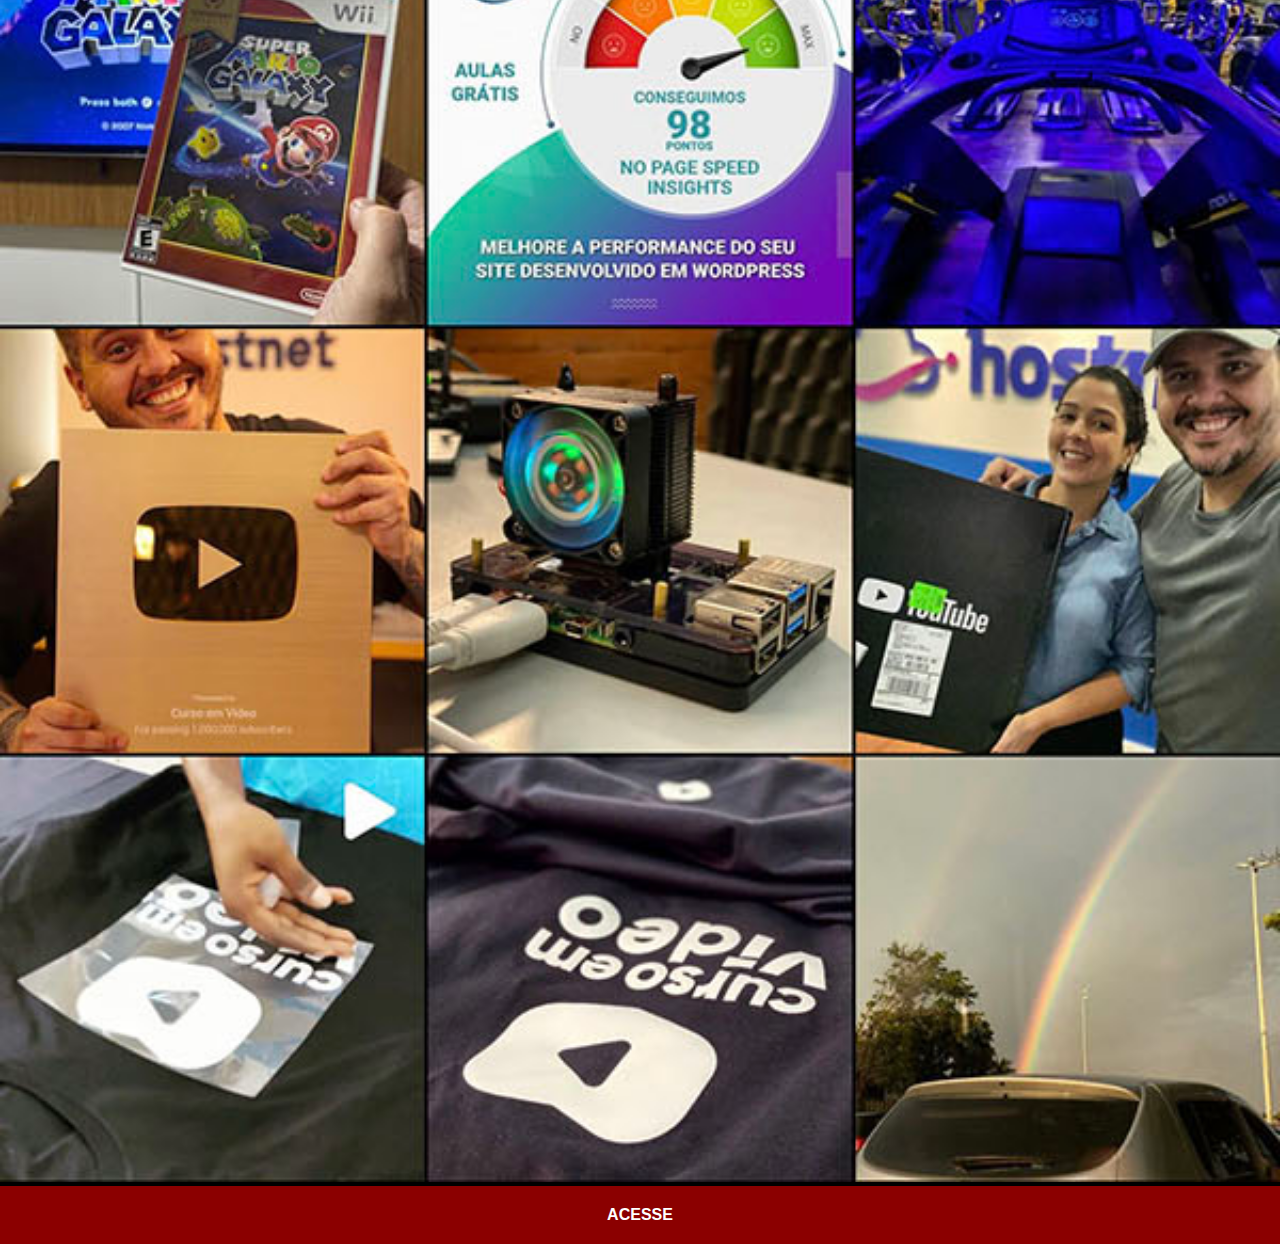
<file: insta.html>
<!DOCTYPE html>
<html lang="pt-br">
<head>
    <meta charset="UTF-8">
    <meta name="viewport" content="width=device-width, initial-scale=1.0">
    <title>Instagram</title>
    <link rel="stylesheet" href="estilos/social.css">
</head>
<body>
    <img src="imagens/tela-instagram.jpg" alt="instagram">
    <a href="https://www.instagram.com/gustavoguanabara/"
     target="_blank">ACESSE</a>
</body>
</html>
</file>
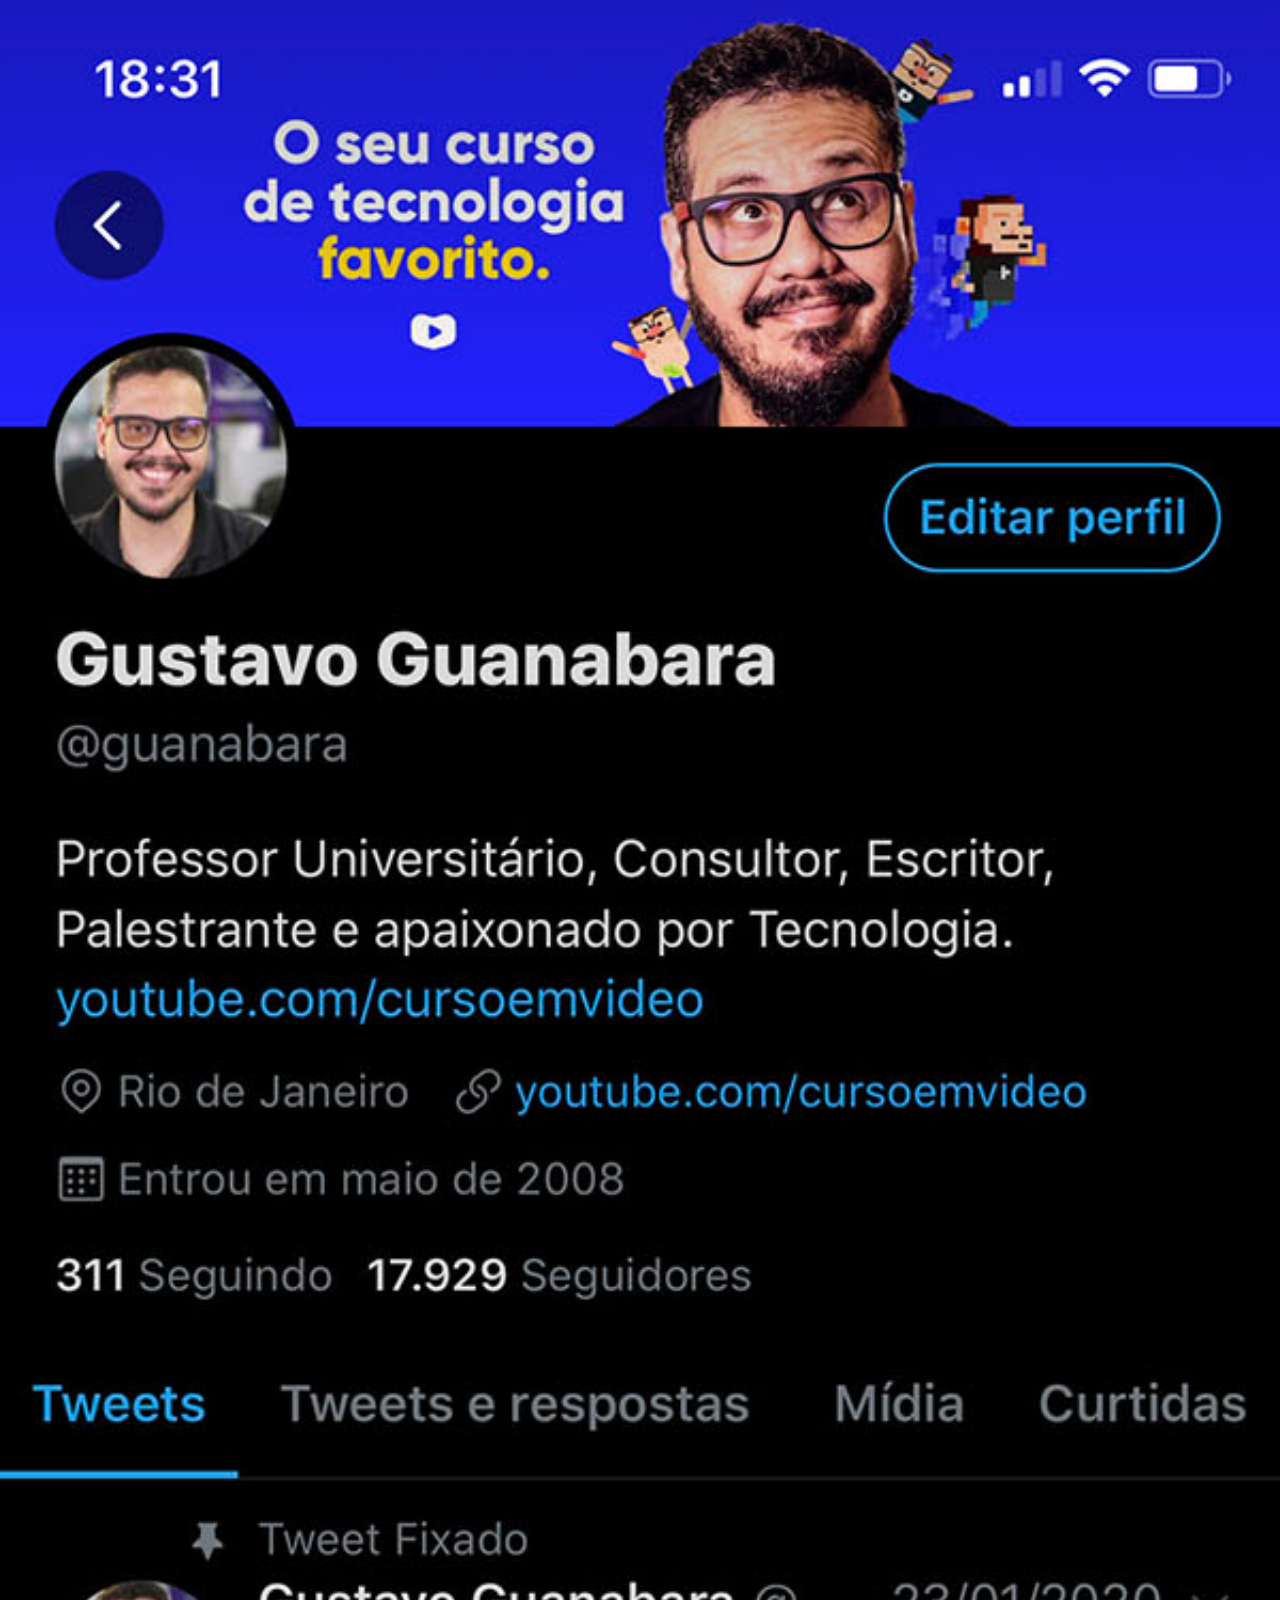
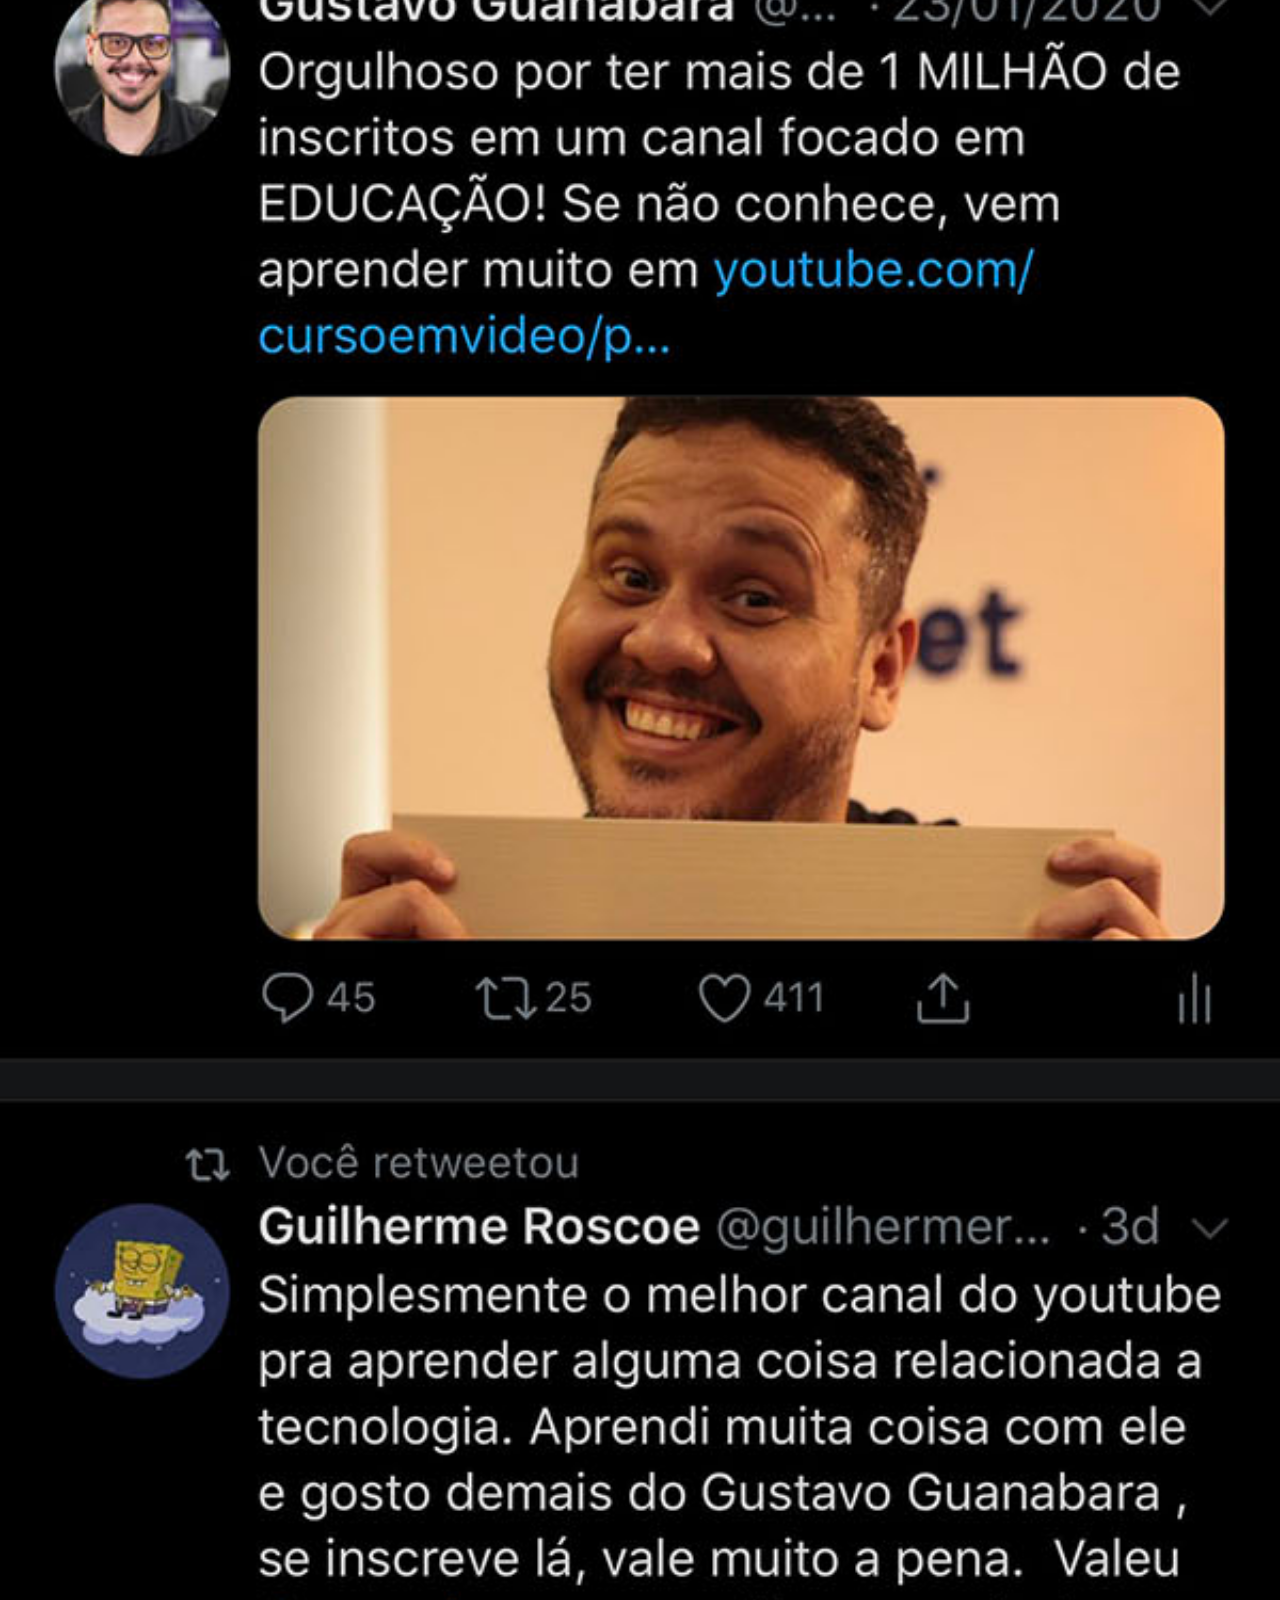
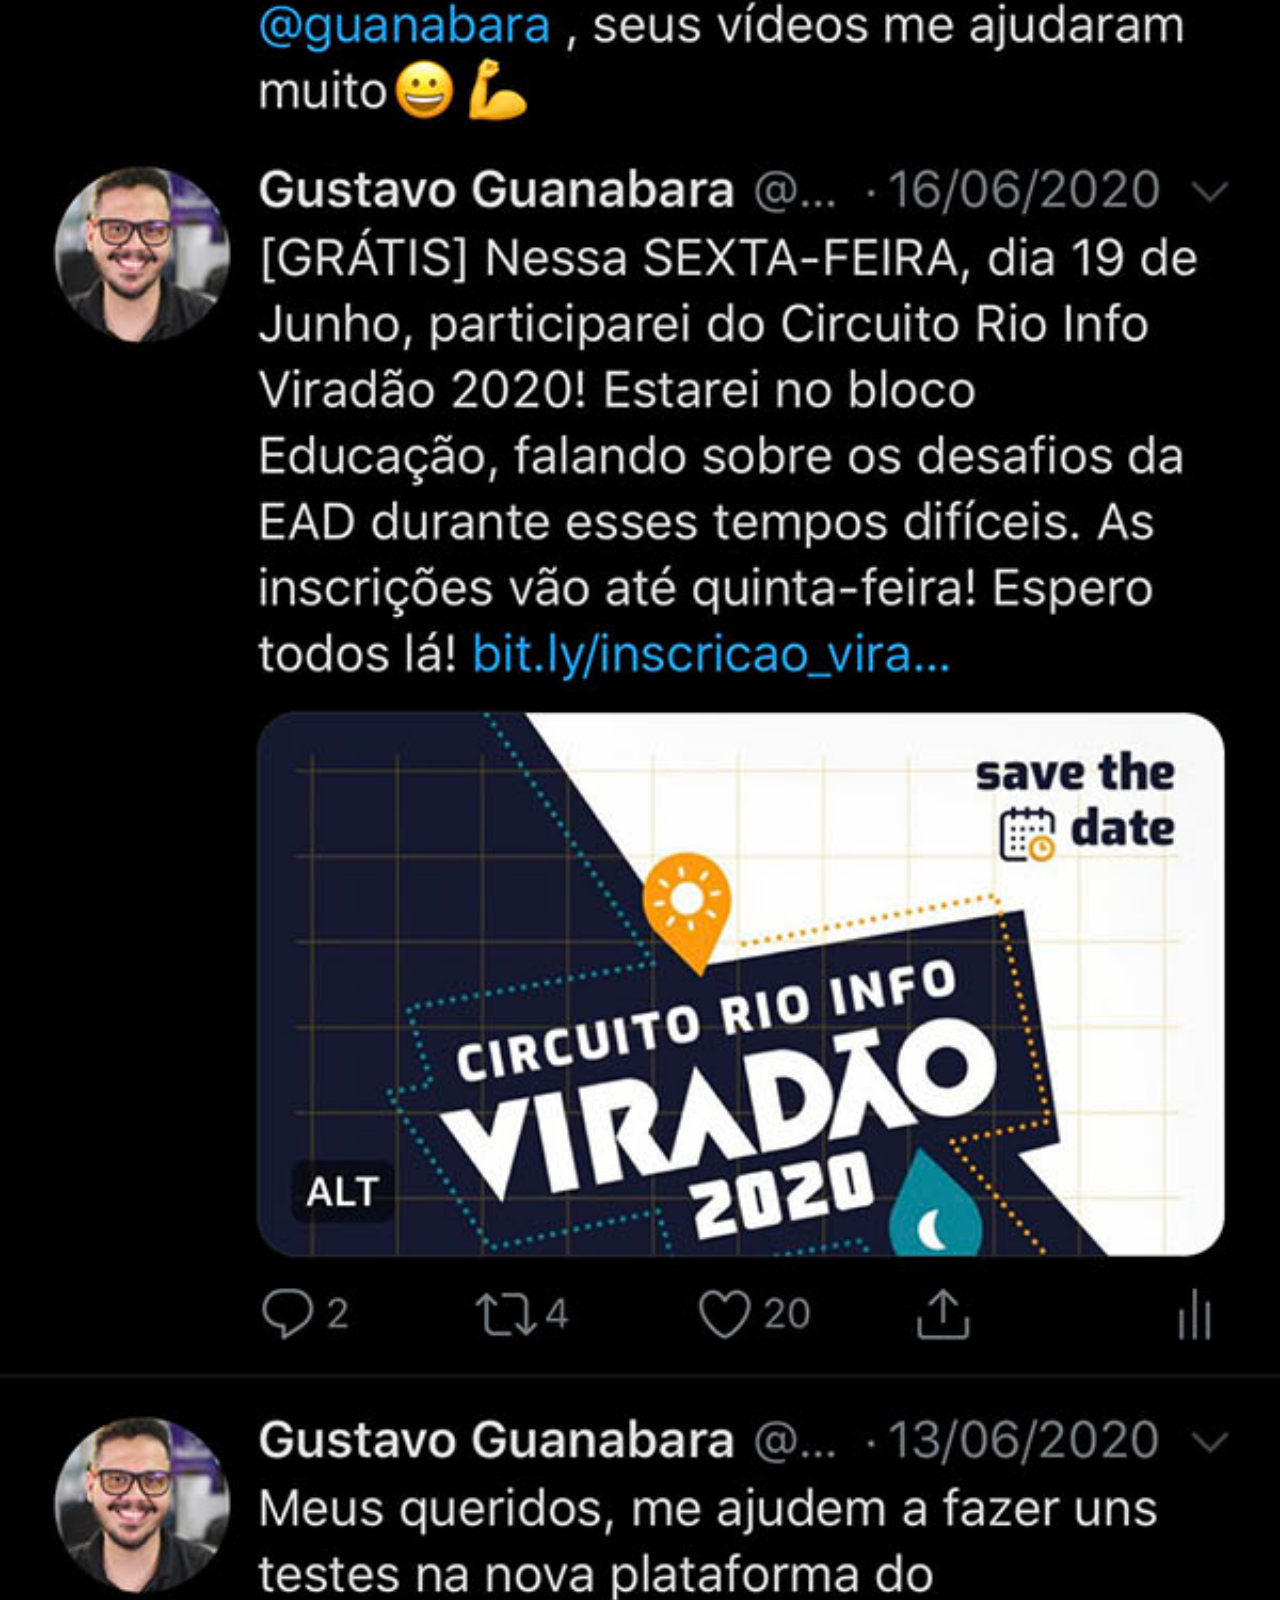
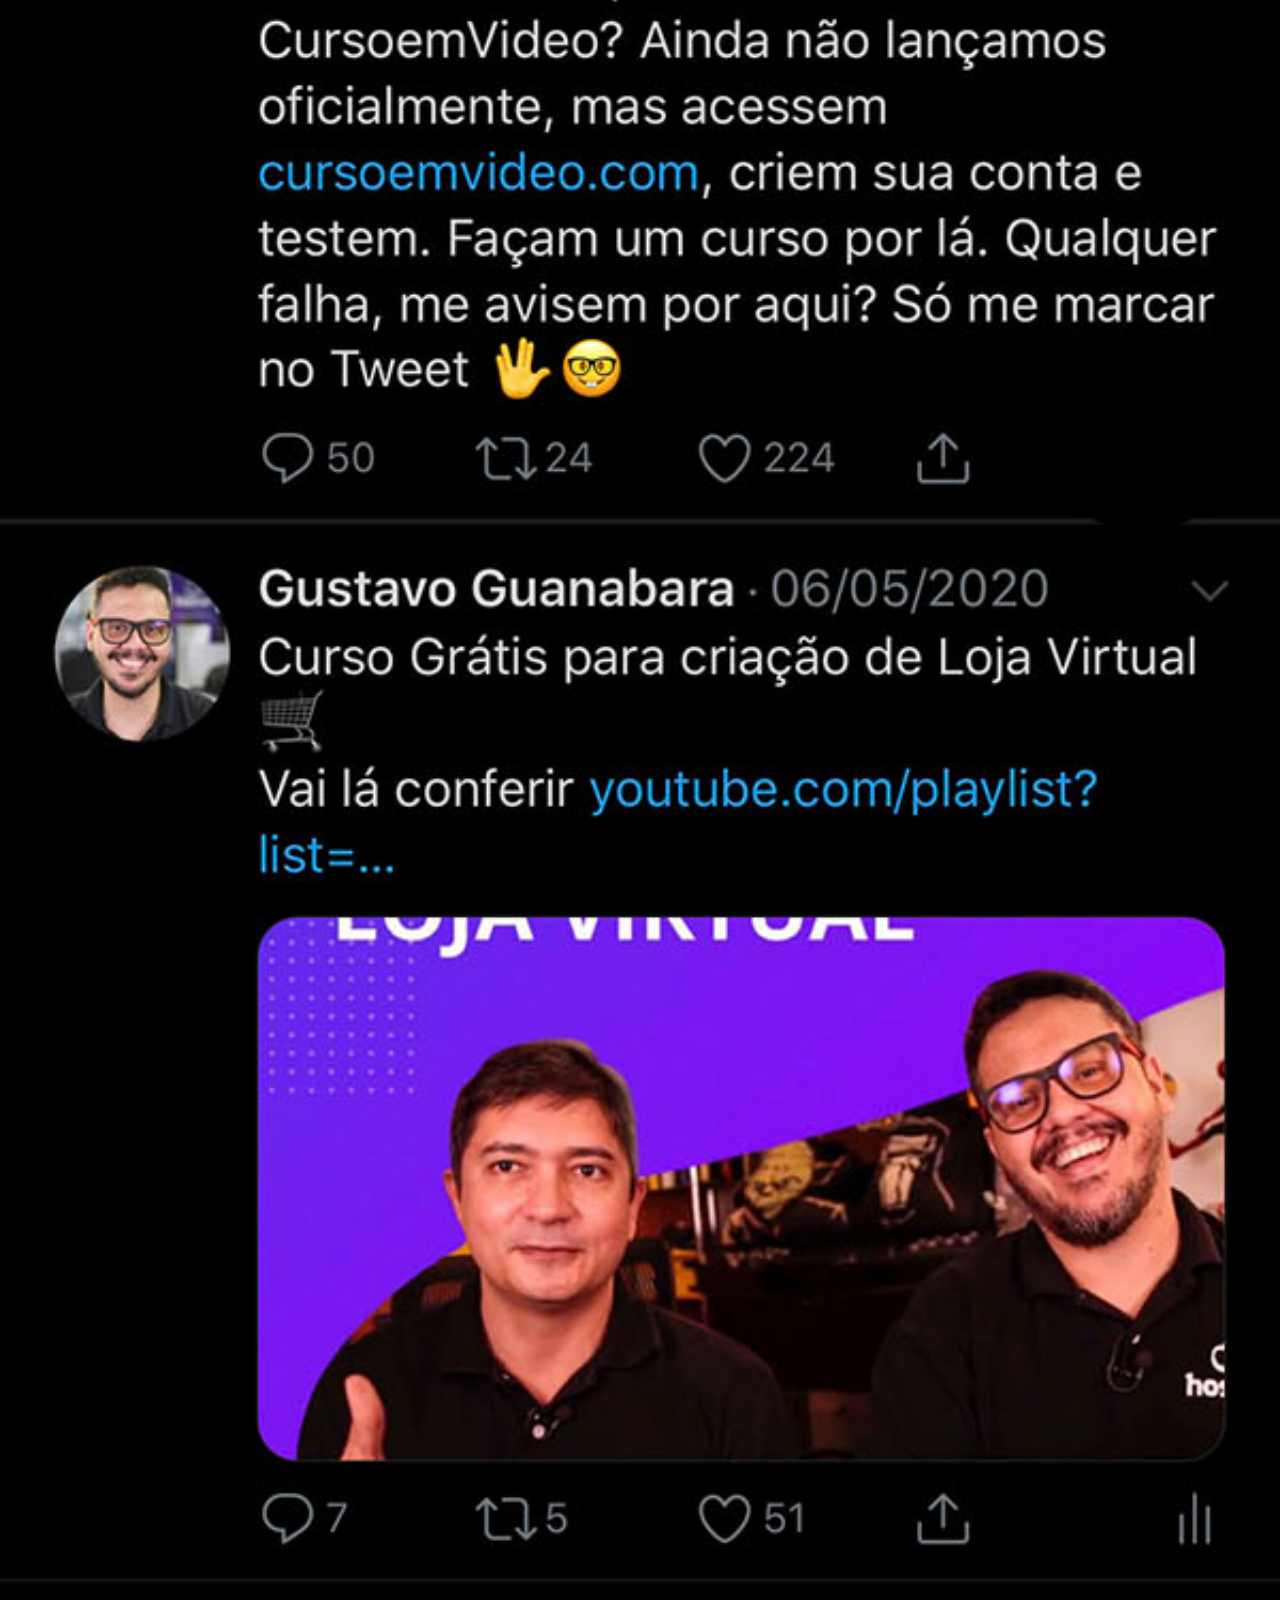
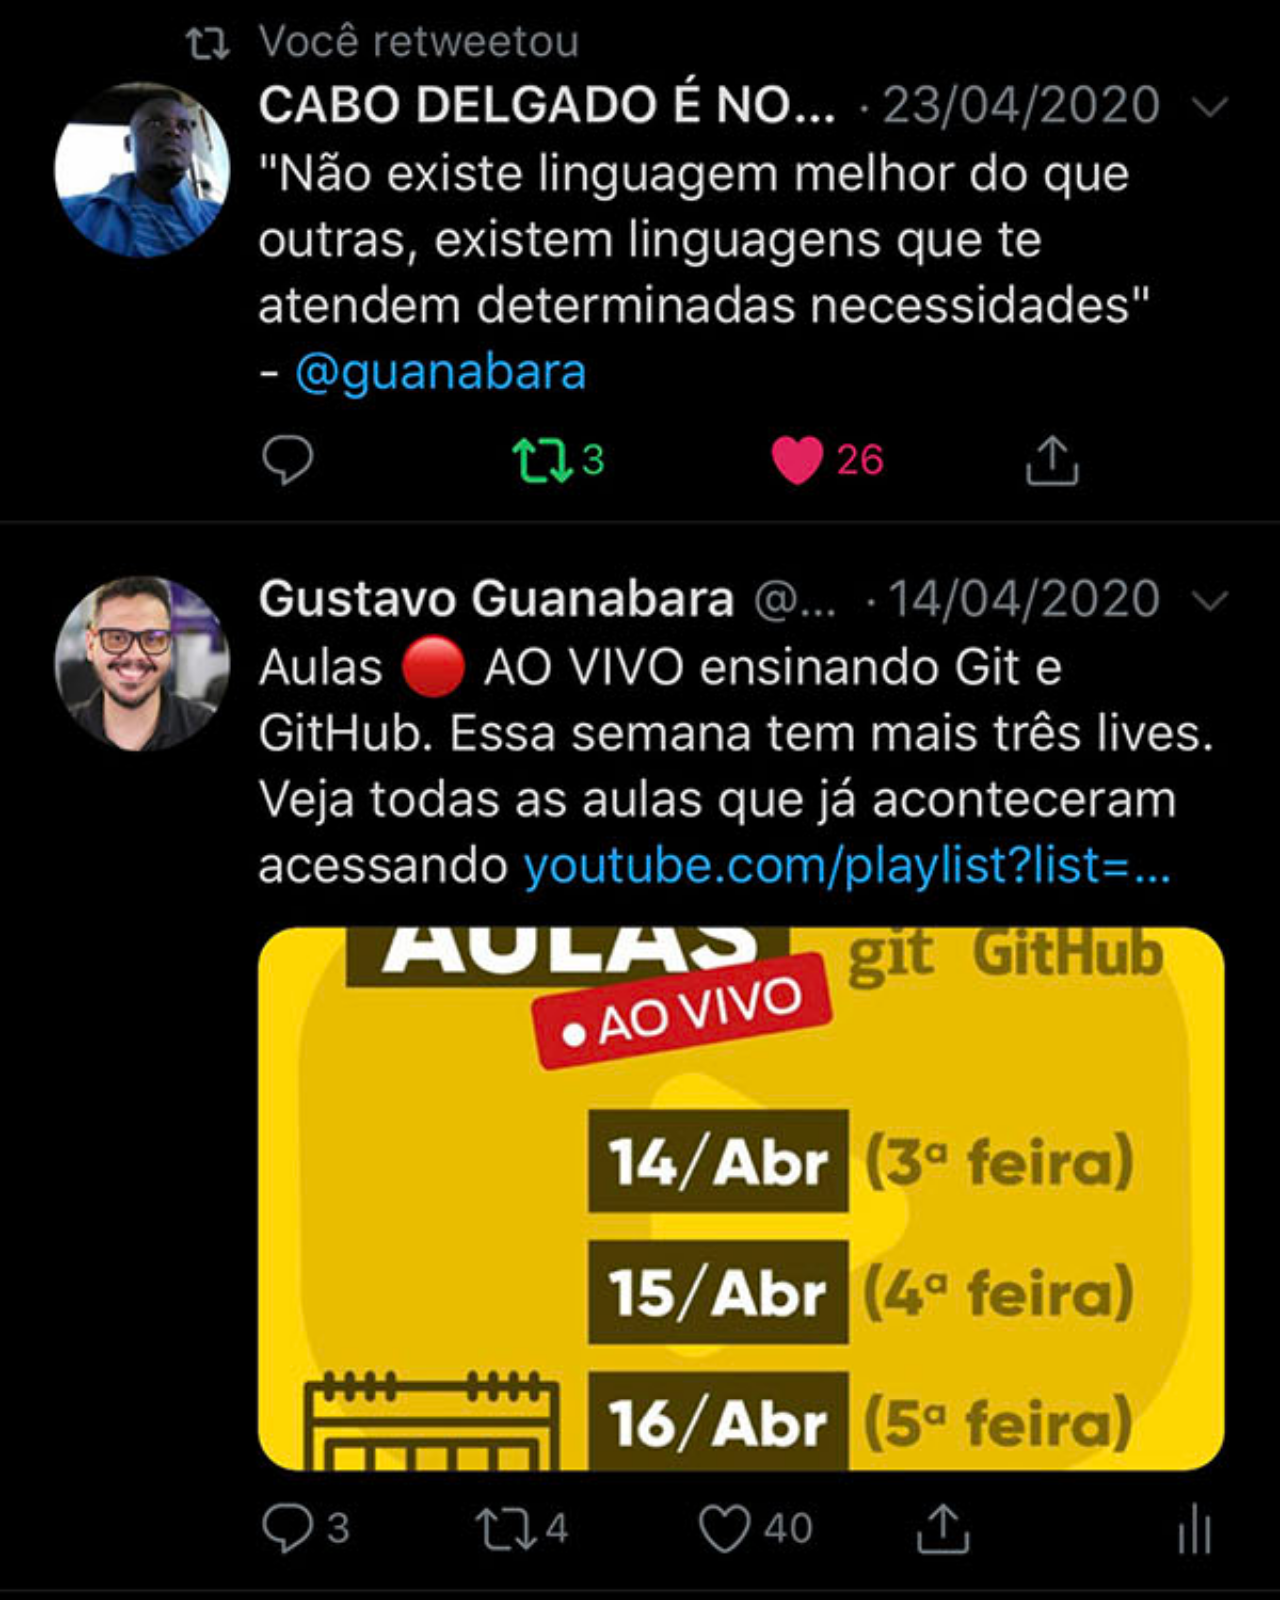
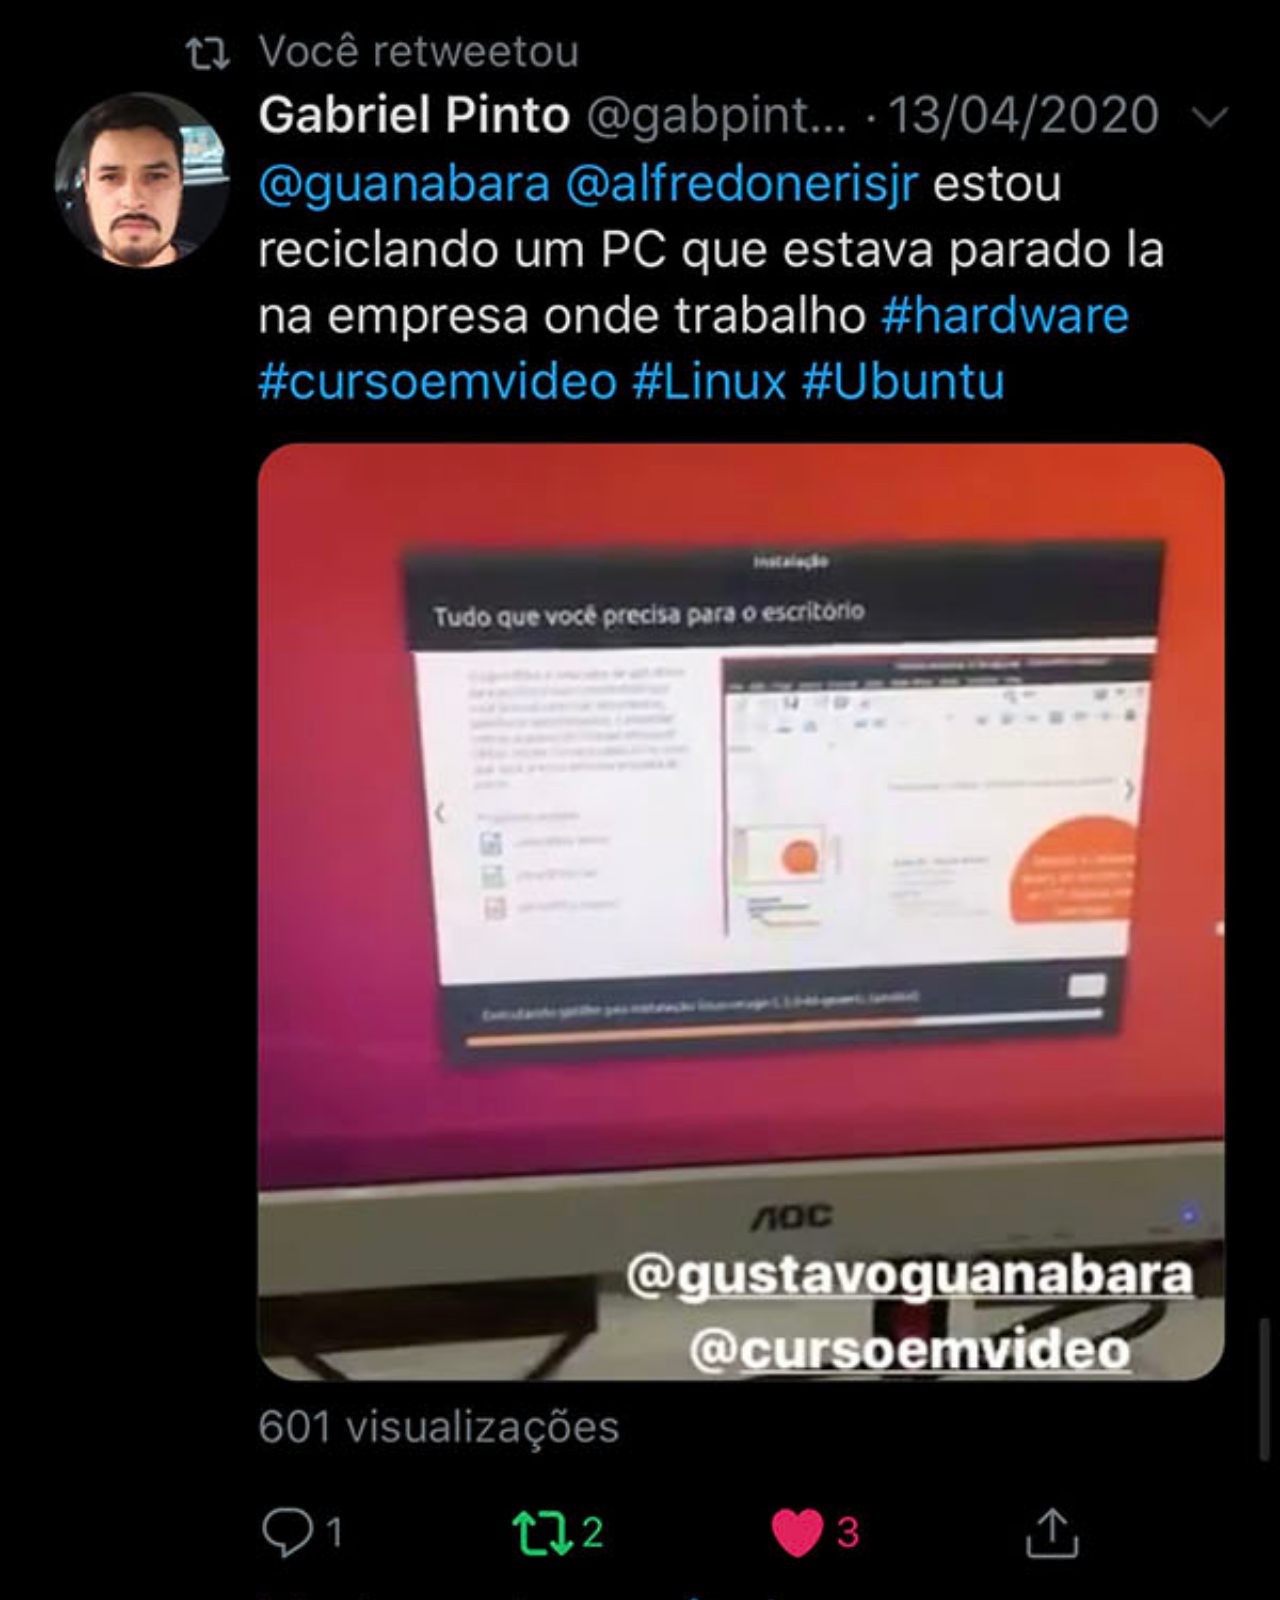
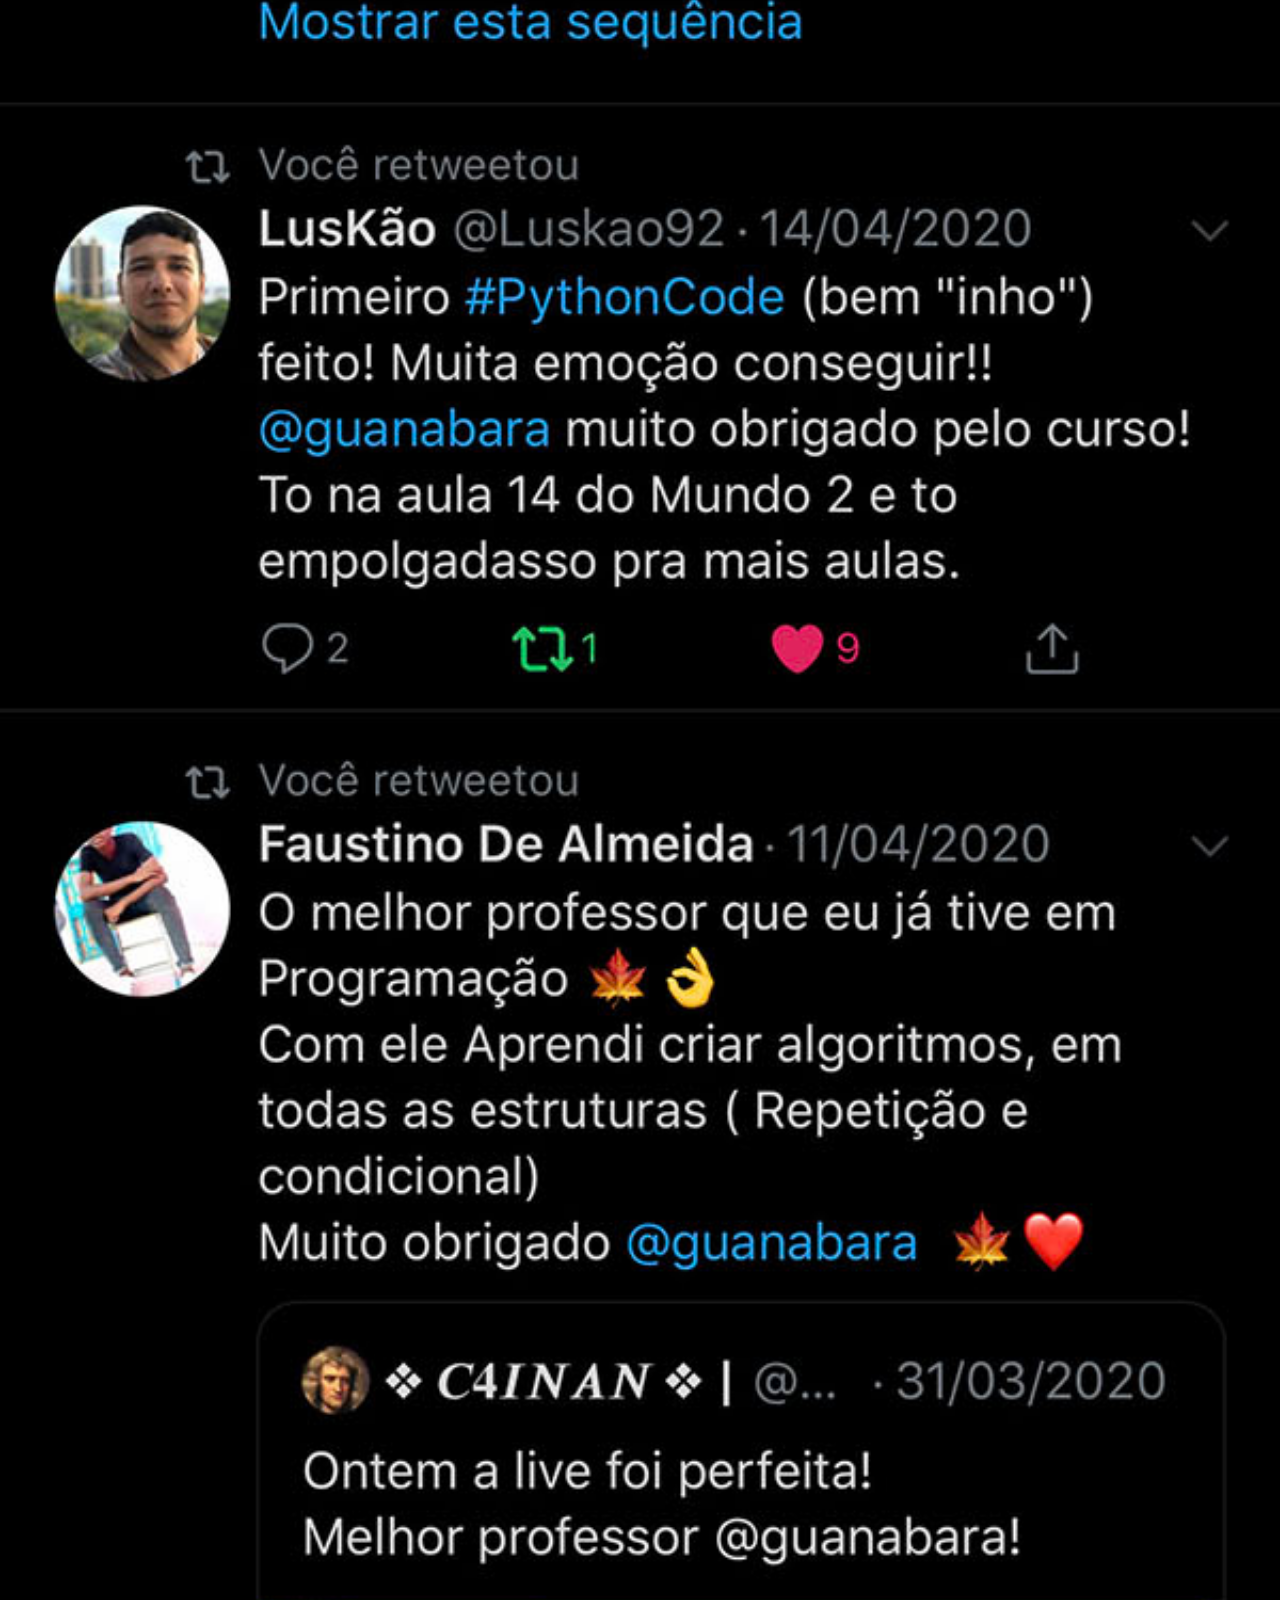
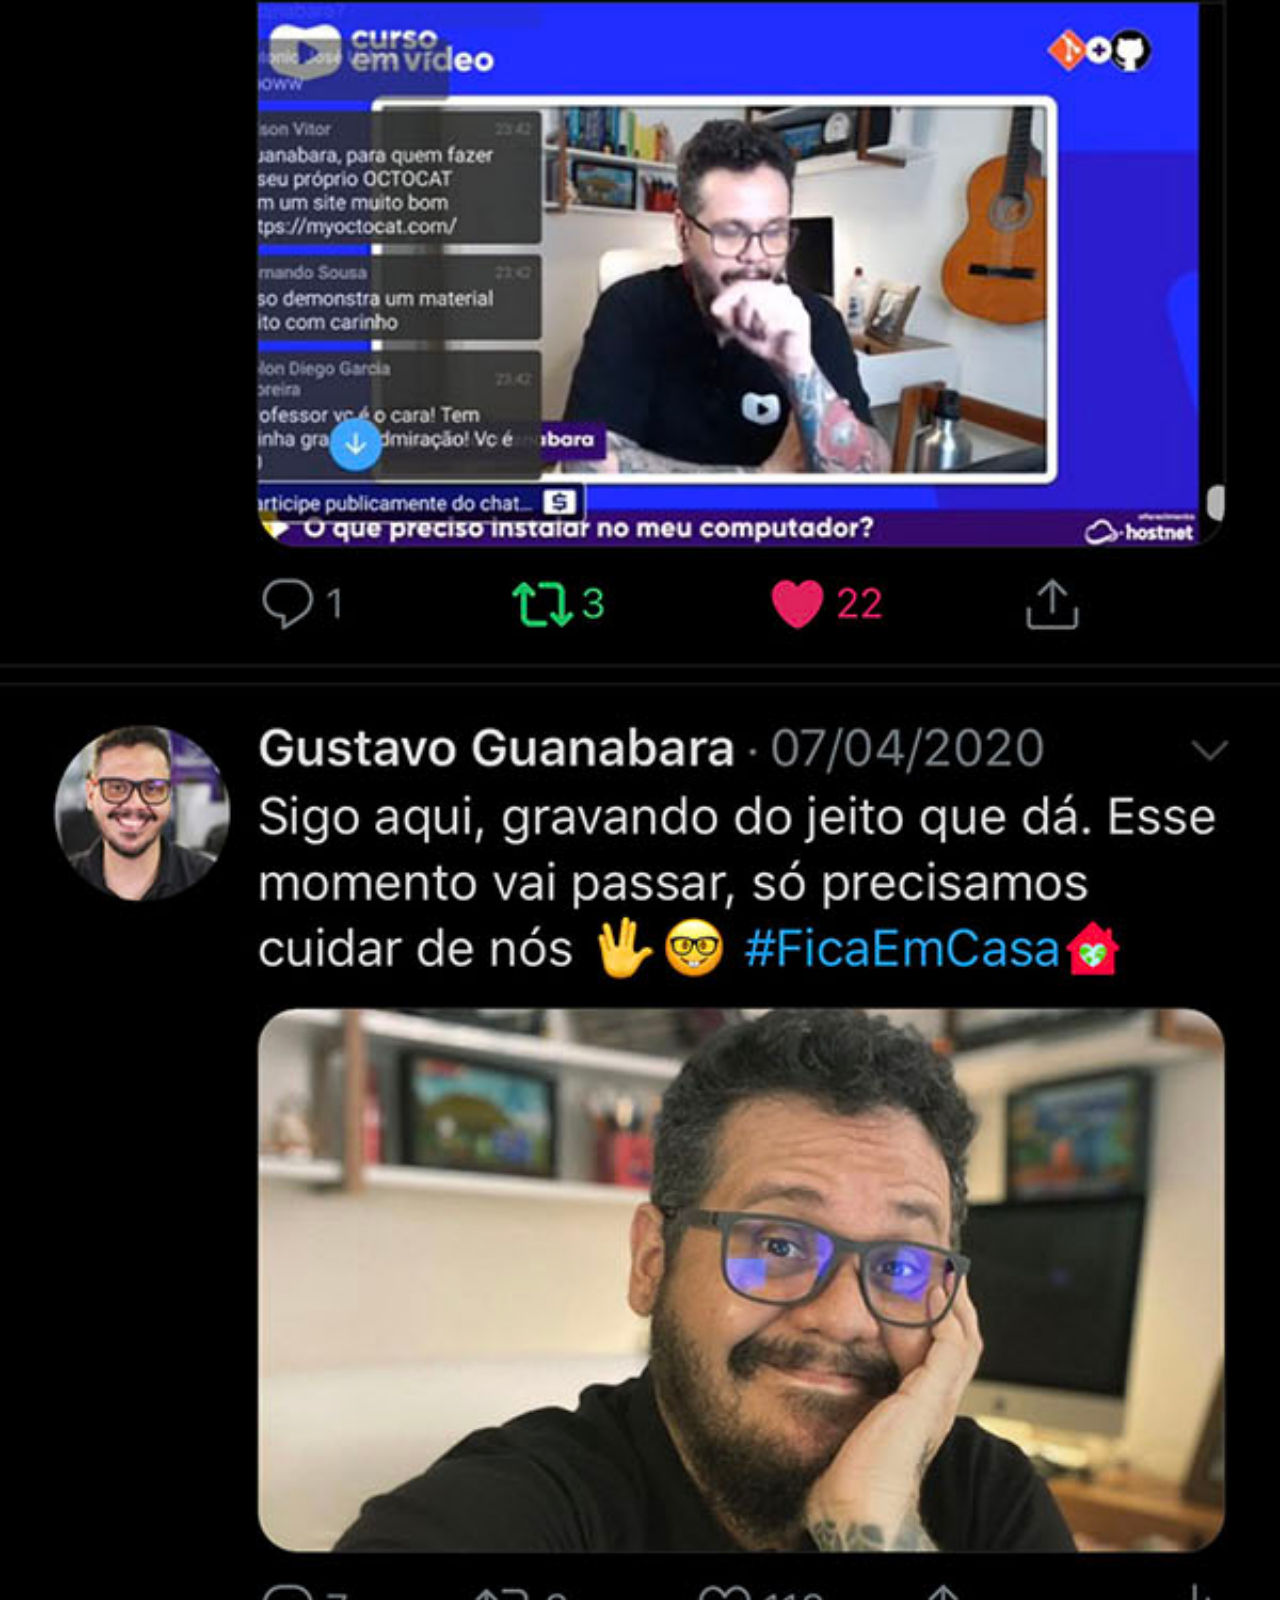
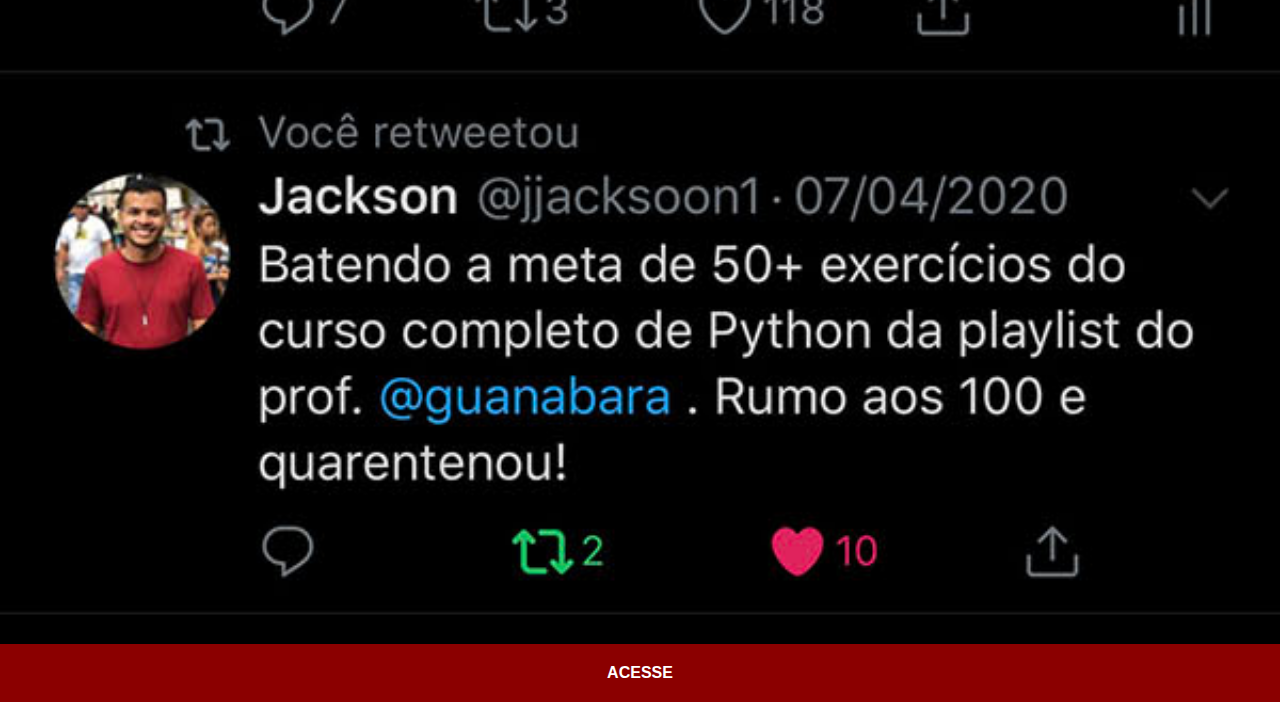
<file: twitter.html>
<!DOCTYPE html>
<html lang="pt-br">
<head>
    <meta charset="UTF-8">
    <meta name="viewport" content="width=device-width, initial-scale=1.0">
    <link rel="stylesheet" href="estilos/social.css">
    <title>twitter</title>
</head>
<body>
    <img src="imagens/tela-twitter.jpg" alt="twitter">
    <a href="https://twitter.com/guanabara"
     target="_blank">ACESSE</a>
    
</body>
</html>
</file>
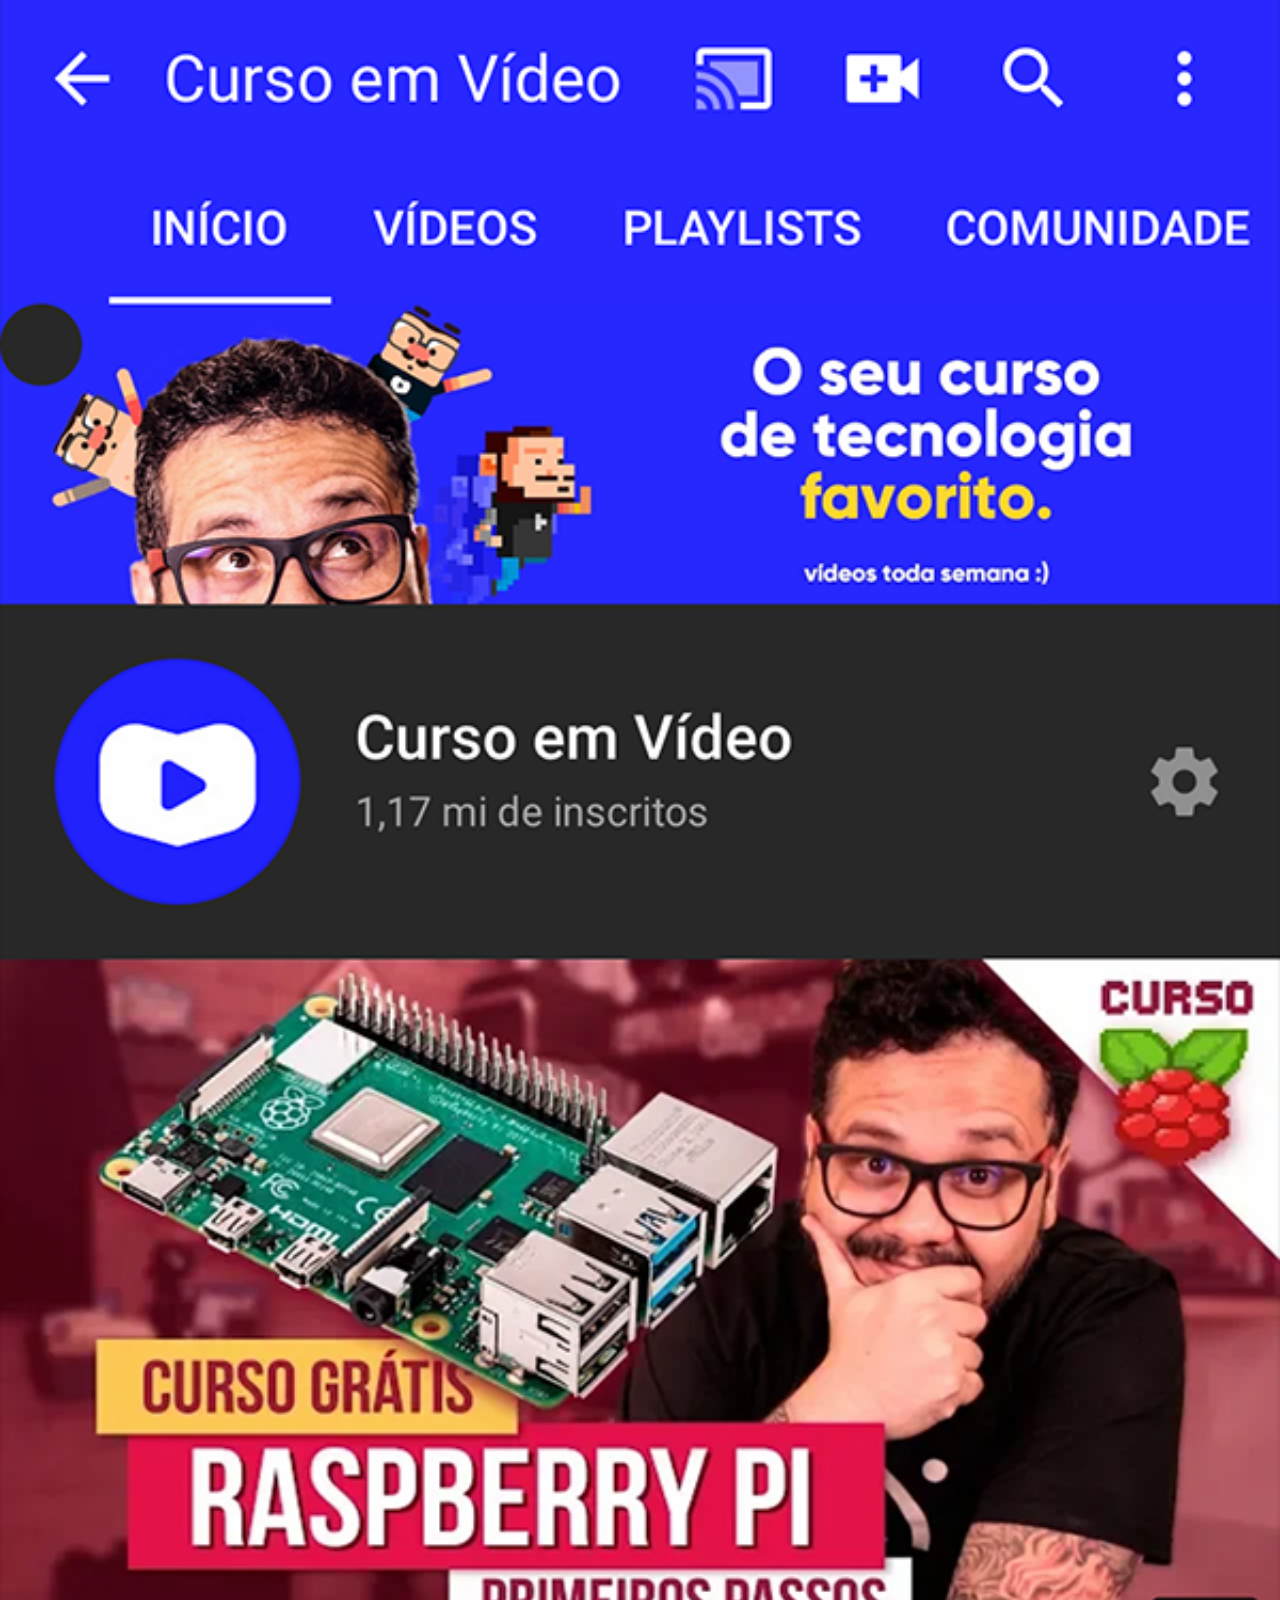
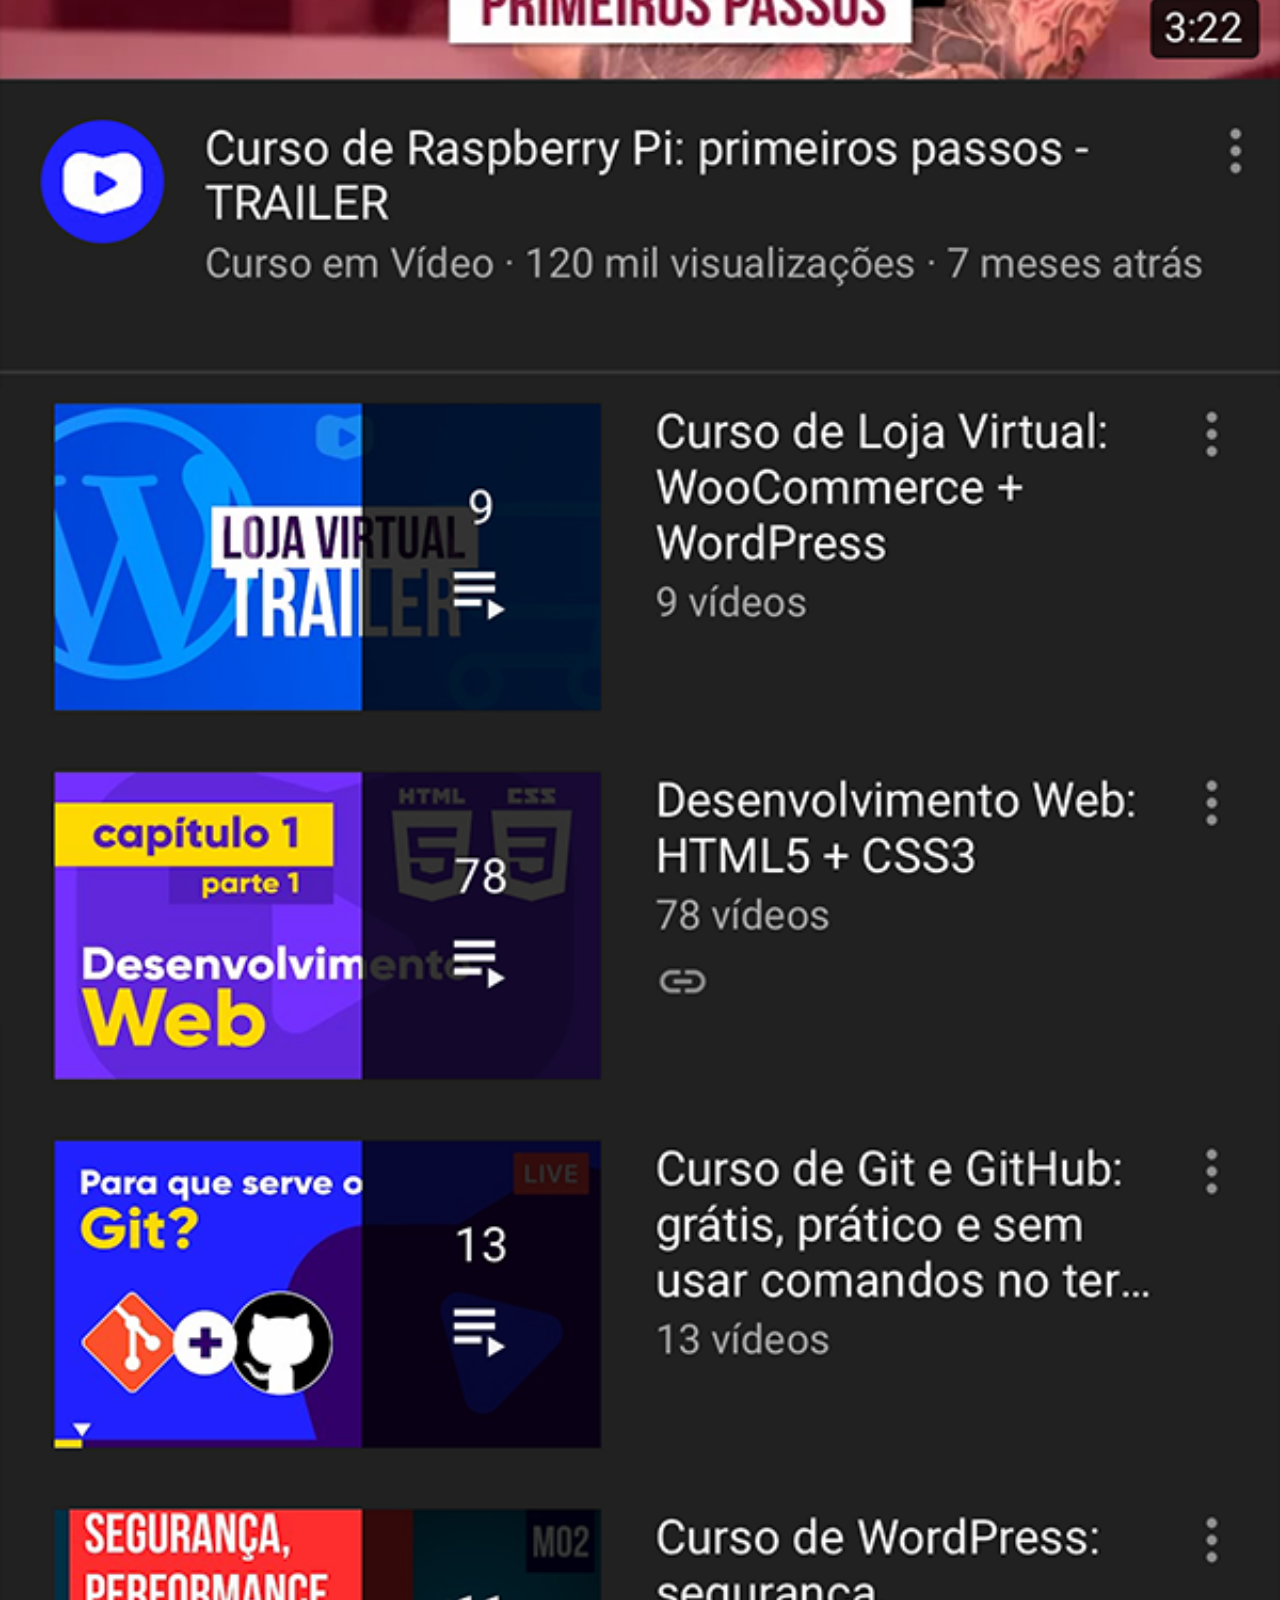
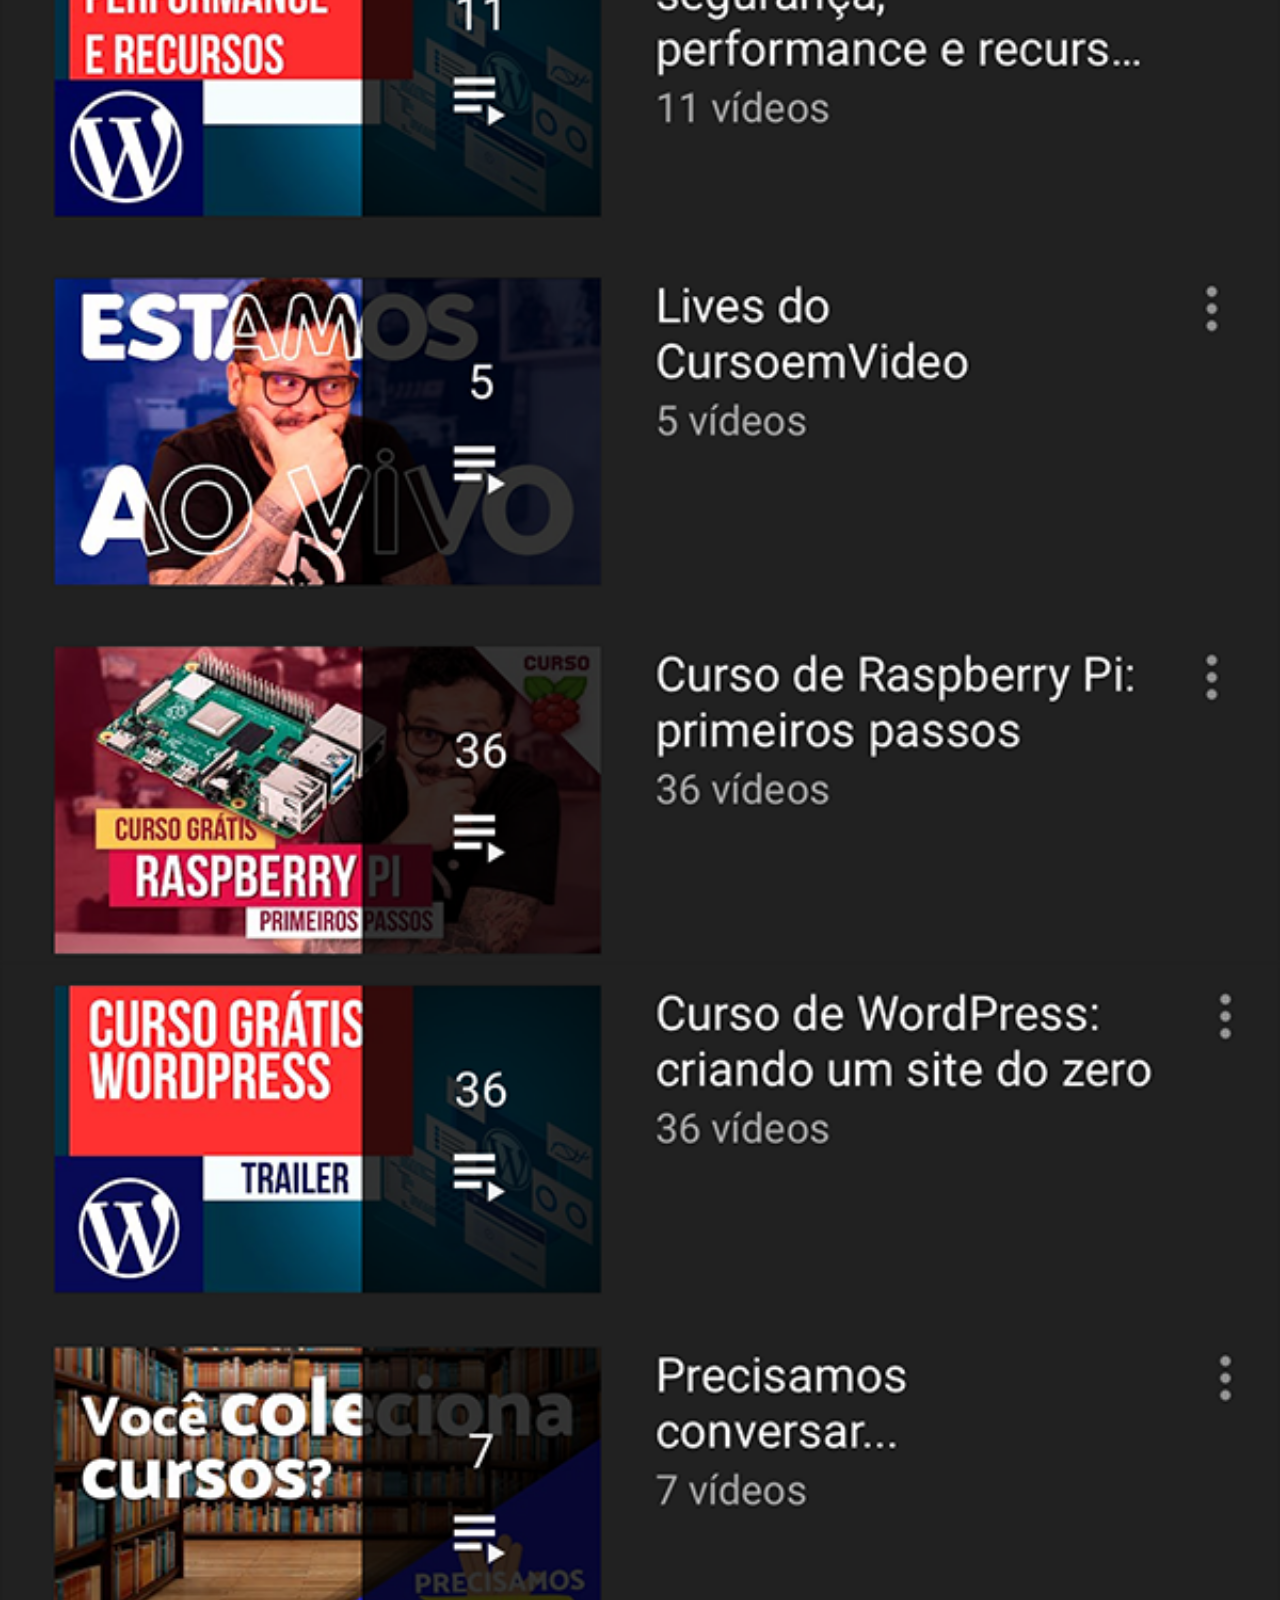
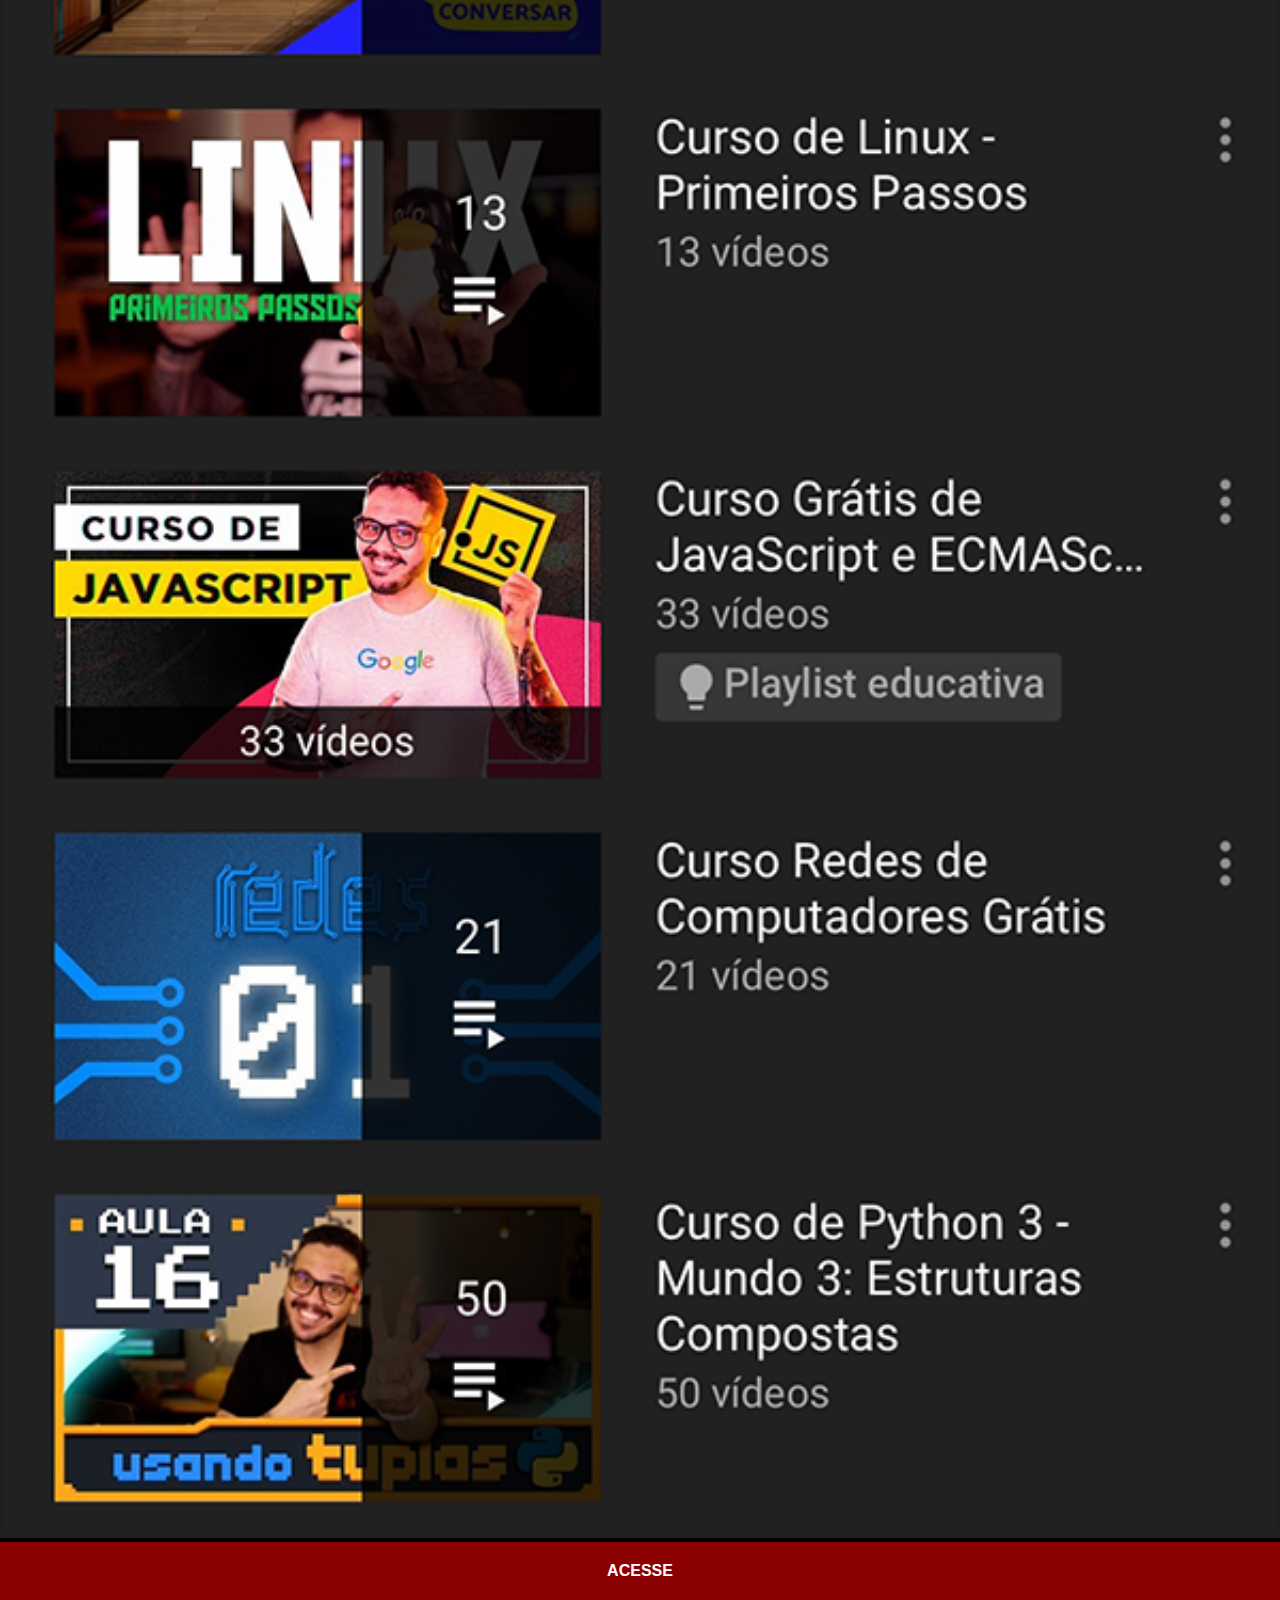
<file: youtube.html>
<!DOCTYPE html>
<html lang="pt-br">
<head>
    <meta charset="UTF-8">
    <meta name="viewport" content="width=device-width, initial-scale=1.0">
    <link rel="stylesheet" href="estilos/social.css">
    <title>YouTube</title>
</head>
<body>
    <img src="imagens/tela-youtube.png" alt="YouTube">
    <a href="https://www.youtube.com/@CursoemVideo/playlists" target="_blank">ACESSE</a>
</body>
</html>
</file>
<file: estilos/style.css>
@charset "UTF-8";

*{
    margin: 0px;
    padding: 0px;
    font-family: Arial, Helvetica, sans-serif;
}

html, body {
    height: 100vh;
    width: 100vw;
    background-color: black;
   
}

body{
    background-image: url('../imagens/fundo-madeira.jpg');
    background-repeat: no-repeat;
    background-position:  center;
    background-size: cover;
    background-attachment: fixed;
}

main{
    height: 100vh;
    position: relative;
   
}

section#telefone {
    position: absolute;
    top: 50%;
    left: 50%;
    transform: translate(-50%,-50%);
    height: 423px;
    width: 311px;
    background-image: url(../imagens/frame-iphone.png);
    background-repeat: no-repeat;
}
iframe#tela{ 
    position: relative;
    top: 53px;
    left: 14px;
    width: 181px;
    height: 319px
}
section#redes-socias {
    text-align: right;
}

section#redes-socias img {
    padding: 10px;
    width: 50px;
    border-radius: 50%;
    box-shadow: 2px 2px 5px rgba(0, 0, 0, 0.400);
    box-sizing: border-box;
  
}

section#redes-socias img:hover{
    transform: translate(-3px, -3px);
    border: 2px solid rgba(255, 255, 255, 0.637);
    box-shadow: 5px 5px 10px rgba(0, 0, 0, 0.658);
    transition: transform .3s, border 1s;
}
</file>
<file: estilos/social.css>
@charset "UTF-8";

*{
    margin: 0px;
    padding: 0px;
    font-family: Arial, Helvetica, sans-serif;
}

::-webkit-scrollbar{
    height: 0px;
    width: 0px;
}

img{
   width: 100%;
}

body{
    background-color: black;
}

a{
    display: block;
    background-color: darkred;
    color: white;
    padding: 20px;
    text-align: center;
    font-weight: bolder;
    text-decoration: none;

}

a:hover{
    background-color: red;
    text-decoration: underline;
}
</file>
